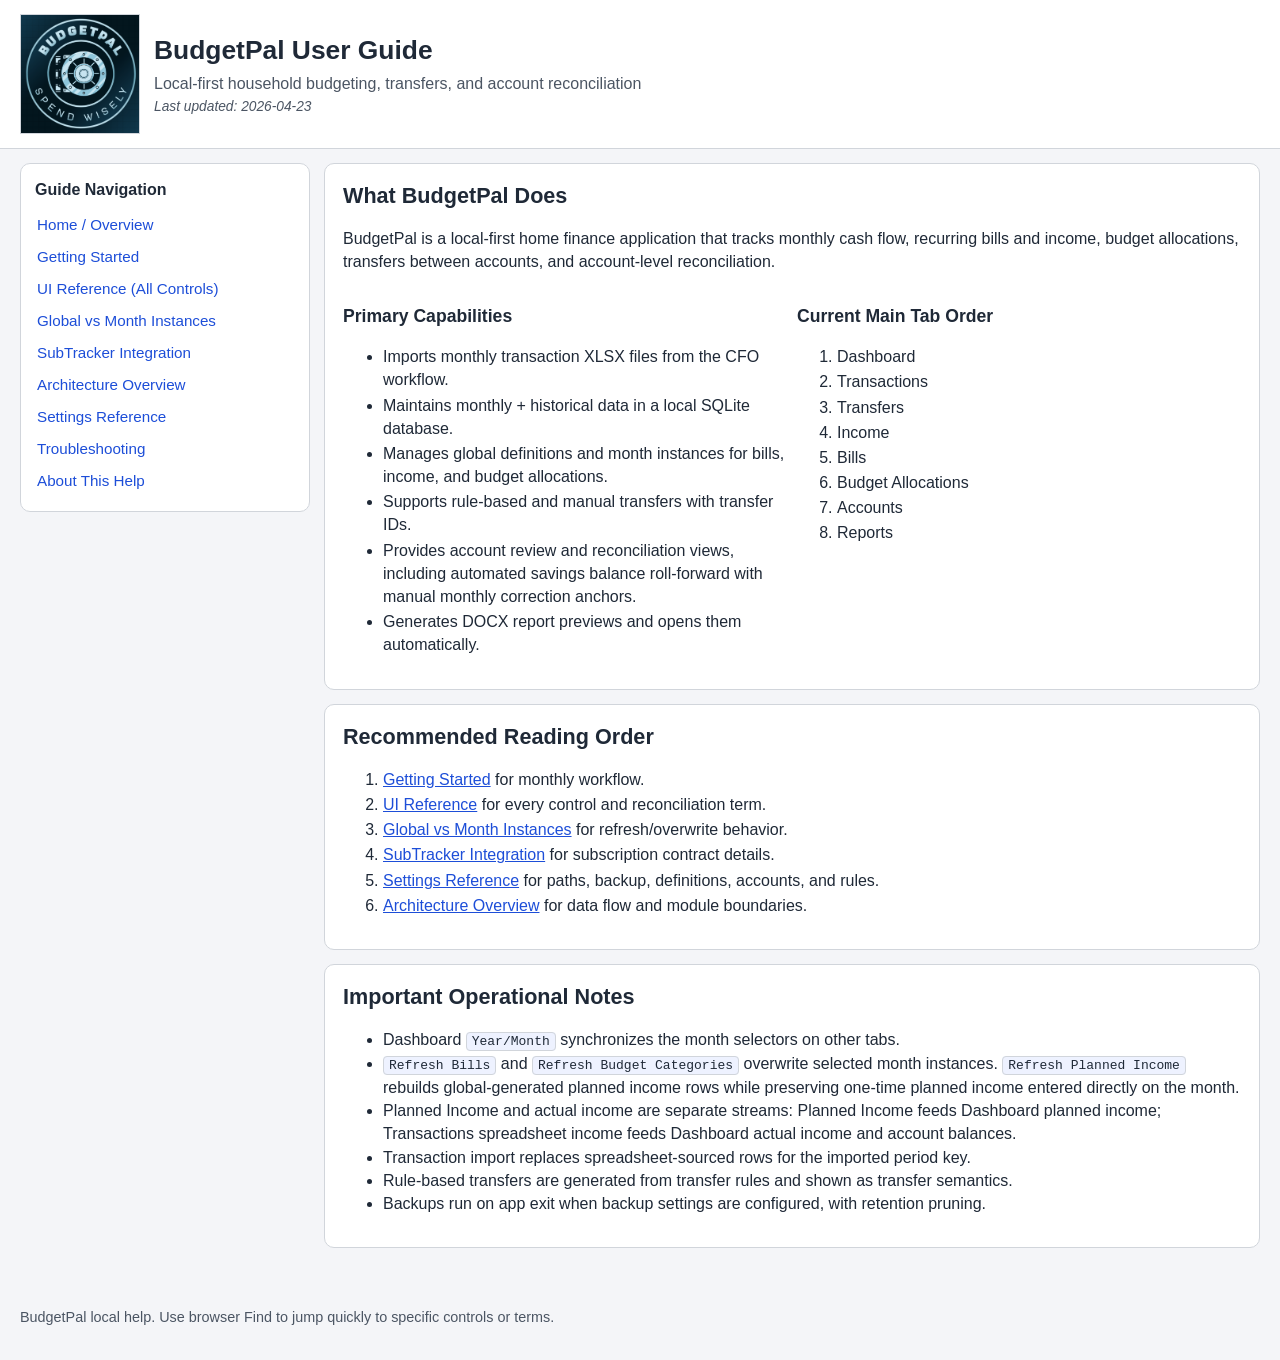
<file: help/index.html>
<!doctype html>
<html lang="en">
<head>
  <meta charset="utf-8">
  <meta name="viewport" content="width=device-width, initial-scale=1">
  <title>BudgetPal User Guide</title>
  <link rel="stylesheet" href="css/help.css">
</head>
<body>
  <header class="site-header">
    <div class="brand-row">
      <img src="assets/BudgetPal_Logo_Lg.png" alt="BudgetPal logo" class="brand-logo">
      <div class="brand-text">
        <h1>BudgetPal User Guide</h1>
        <p>Local-first household budgeting, transfers, and account reconciliation</p>
        <p class="last-updated">Last updated: 2026-04-23</p>
      </div>
    </div>
  </header>

  <div class="layout">
    <aside class="sidebar">
      <h2>Guide Navigation</h2>
      <nav>
        <a href="index.html">Home / Overview</a>
        <a href="getting_started.html">Getting Started</a>
        <a href="ui_reference.html">UI Reference (All Controls)</a>
        <a href="global_month_model.html">Global vs Month Instances</a>
        <a href="subtracker_integration.html">SubTracker Integration</a>
        <a href="architecture.html">Architecture Overview</a>
        <a href="settings_reference.html">Settings Reference</a>
        <a href="troubleshooting.html">Troubleshooting</a>
        <a href="about_help.html">About This Help</a>
      </nav>
    </aside>

    <main class="content">
      <section class="card">
        <h2>What BudgetPal Does</h2>
        <p>
          BudgetPal is a local-first home finance application that tracks monthly cash flow,
          recurring bills and income, budget allocations, transfers between accounts,
          and account-level reconciliation.
        </p>
        <div class="grid-2">
          <div>
            <h3>Primary Capabilities</h3>
            <ul class="tight">
              <li>Imports monthly transaction XLSX files from the CFO workflow.</li>
              <li>Maintains monthly + historical data in a local SQLite database.</li>
              <li>Manages global definitions and month instances for bills, income, and budget allocations.</li>
              <li>Supports rule-based and manual transfers with transfer IDs.</li>
              <li>Provides account review and reconciliation views, including automated savings balance roll-forward with manual monthly correction anchors.</li>
              <li>Generates DOCX report previews and opens them automatically.</li>
            </ul>
          </div>
          <div>
            <h3>Current Main Tab Order</h3>
            <ol class="tight">
              <li>Dashboard</li>
              <li>Transactions</li>
              <li>Transfers</li>
              <li>Income</li>
              <li>Bills</li>
              <li>Budget Allocations</li>
              <li>Accounts</li>
              <li>Reports</li>
            </ol>
          </div>
        </div>
      </section>

      <section class="card">
        <h2>Recommended Reading Order</h2>
        <ol class="tight">
          <li><a href="getting_started.html">Getting Started</a> for monthly workflow.</li>
          <li><a href="ui_reference.html">UI Reference</a> for every control and reconciliation term.</li>
          <li><a href="global_month_model.html">Global vs Month Instances</a> for refresh/overwrite behavior.</li>
          <li><a href="subtracker_integration.html">SubTracker Integration</a> for subscription contract details.</li>
          <li><a href="settings_reference.html">Settings Reference</a> for paths, backup, definitions, accounts, and rules.</li>
          <li><a href="architecture.html">Architecture Overview</a> for data flow and module boundaries.</li>
        </ol>
      </section>

      <section class="card">
        <h2>Important Operational Notes</h2>
        <ul>
          <li>Dashboard <code>Year/Month</code> synchronizes the month selectors on other tabs.</li>
          <li><code>Refresh Bills</code> and <code>Refresh Budget Categories</code> overwrite selected month instances. <code>Refresh Planned Income</code> rebuilds global-generated planned income rows while preserving one-time planned income entered directly on the month.</li>
          <li>Planned Income and actual income are separate streams: Planned Income feeds Dashboard planned income; Transactions spreadsheet income feeds Dashboard actual income and account balances.</li>
          <li>Transaction import replaces spreadsheet-sourced rows for the imported period key.</li>
          <li>Rule-based transfers are generated from transfer rules and shown as transfer semantics.</li>
          <li>Backups run on app exit when backup settings are configured, with retention pruning.</li>
        </ul>
      </section>
    </main>
  </div>

  <footer>
    <p>BudgetPal local help. Use browser Find to jump quickly to specific controls or terms.</p>
  </footer>
</body>
</html>
</file>
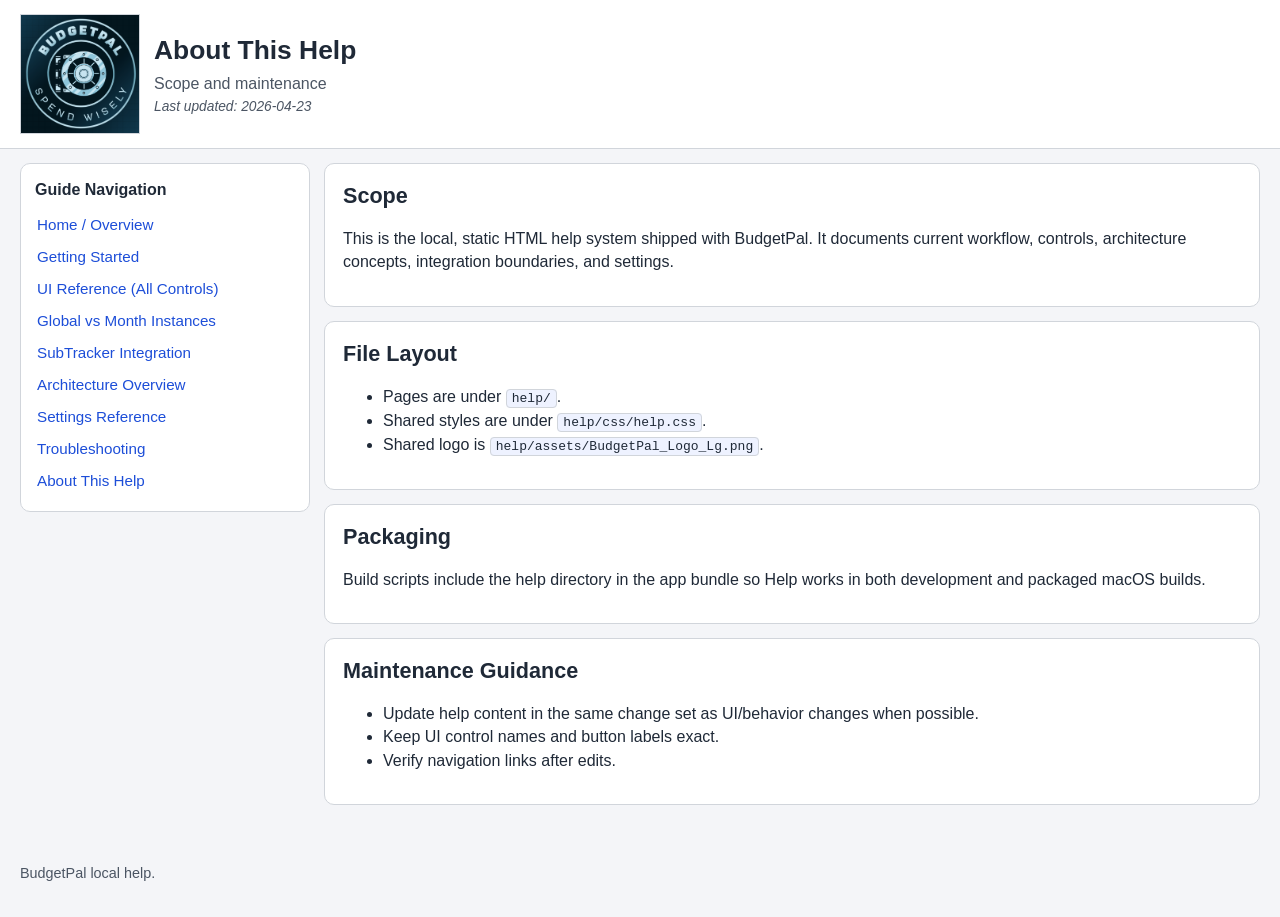
<file: help/about_help.html>
<!doctype html>
<html lang="en">
<head>
  <meta charset="utf-8">
  <meta name="viewport" content="width=device-width, initial-scale=1">
  <title>About This Help - BudgetPal</title>
  <link rel="stylesheet" href="css/help.css">
</head>
<body>
  <header class="site-header"><div class="brand-row"><img src="assets/BudgetPal_Logo_Lg.png" alt="BudgetPal logo" class="brand-logo"><div class="brand-text"><h1>About This Help</h1><p>Scope and maintenance</p>
        <p class="last-updated">Last updated: 2026-04-23</p></div></div></header>
  <div class="layout">
    <aside class="sidebar"><h2>Guide Navigation</h2>

  <nav>
    <a href="index.html">Home / Overview</a>
    <a href="getting_started.html">Getting Started</a>
    <a href="ui_reference.html">UI Reference (All Controls)</a>
    <a href="global_month_model.html">Global vs Month Instances</a>
    <a href="subtracker_integration.html">SubTracker Integration</a>
    <a href="architecture.html">Architecture Overview</a>
    <a href="settings_reference.html">Settings Reference</a>
    <a href="troubleshooting.html">Troubleshooting</a>
    <a href="about_help.html">About This Help</a>
  </nav>
    </aside>
    <main class="content">
      <section class="card">
        <h2>Scope</h2>
        <p>
          This is the local, static HTML help system shipped with BudgetPal. It documents current workflow,
          controls, architecture concepts, integration boundaries, and settings.
        </p>
      </section>

      <section class="card">
        <h2>File Layout</h2>
        <ul>
          <li>Pages are under <code>help/</code>.</li>
          <li>Shared styles are under <code>help/css/help.css</code>.</li>
          <li>Shared logo is <code>help/assets/BudgetPal_Logo_Lg.png</code>.</li>
        </ul>
      </section>

      <section class="card">
        <h2>Packaging</h2>
        <p>
          Build scripts include the help directory in the app bundle so Help works in both development and packaged macOS builds.
        </p>
      </section>

      <section class="card">
        <h2>Maintenance Guidance</h2>
        <ul>
          <li>Update help content in the same change set as UI/behavior changes when possible.</li>
          <li>Keep UI control names and button labels exact.</li>
          <li>Verify navigation links after edits.</li>
        </ul>
      </section>
    </main>
  </div>
  <footer><p>BudgetPal local help.</p></footer>
</body>
</html>
</file>
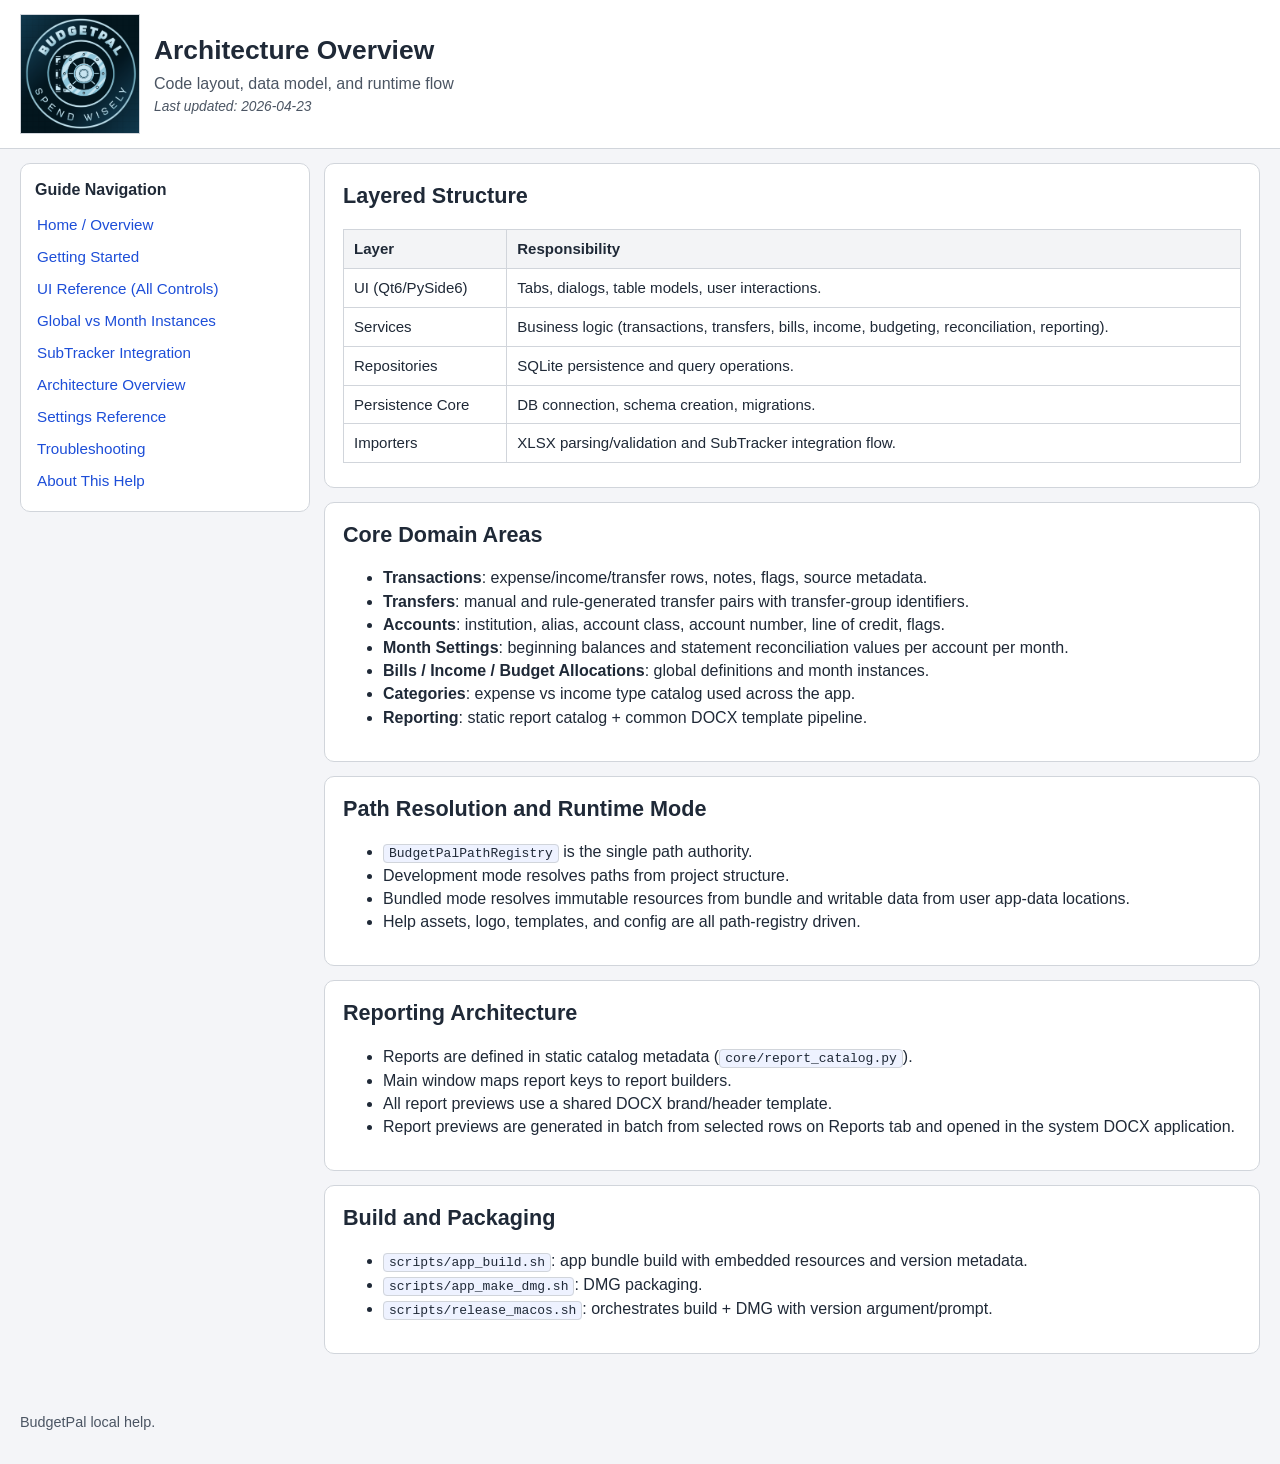
<file: help/architecture.html>
<!doctype html>
<html lang="en">
<head>
  <meta charset="utf-8">
  <meta name="viewport" content="width=device-width, initial-scale=1">
  <title>Architecture - BudgetPal</title>
  <link rel="stylesheet" href="css/help.css">
</head>
<body>
  <header class="site-header"><div class="brand-row"><img src="assets/BudgetPal_Logo_Lg.png" alt="BudgetPal logo" class="brand-logo"><div class="brand-text"><h1>Architecture Overview</h1><p>Code layout, data model, and runtime flow</p>
        <p class="last-updated">Last updated: 2026-04-23</p></div></div></header>
  <div class="layout">
    <aside class="sidebar"><h2>Guide Navigation</h2>
      <nav>
        <a href="index.html">Home / Overview</a>
        <a href="getting_started.html">Getting Started</a>
        <a href="ui_reference.html">UI Reference (All Controls)</a>
        <a href="global_month_model.html">Global vs Month Instances</a>
        <a href="subtracker_integration.html">SubTracker Integration</a>
        <a href="architecture.html">Architecture Overview</a>
        <a href="settings_reference.html">Settings Reference</a>
        <a href="troubleshooting.html">Troubleshooting</a>
        <a href="about_help.html">About This Help</a>
      </nav>
    </aside>

    <main class="content">
      <section class="card">
        <h2>Layered Structure</h2>
        <div class="table-wrap"><table><thead><tr><th>Layer</th><th>Responsibility</th></tr></thead><tbody>
          <tr><td>UI (Qt6/PySide6)</td><td>Tabs, dialogs, table models, user interactions.</td></tr>
          <tr><td>Services</td><td>Business logic (transactions, transfers, bills, income, budgeting, reconciliation, reporting).</td></tr>
          <tr><td>Repositories</td><td>SQLite persistence and query operations.</td></tr>
          <tr><td>Persistence Core</td><td>DB connection, schema creation, migrations.</td></tr>
          <tr><td>Importers</td><td>XLSX parsing/validation and SubTracker integration flow.</td></tr>
        </tbody></table></div>
      </section>

      <section class="card">
        <h2>Core Domain Areas</h2>
        <ul>
          <li><strong>Transactions</strong>: expense/income/transfer rows, notes, flags, source metadata.</li>
          <li><strong>Transfers</strong>: manual and rule-generated transfer pairs with transfer-group identifiers.</li>
          <li><strong>Accounts</strong>: institution, alias, account class, account number, line of credit, flags.</li>
          <li><strong>Month Settings</strong>: beginning balances and statement reconciliation values per account per month.</li>
          <li><strong>Bills / Income / Budget Allocations</strong>: global definitions and month instances.</li>
          <li><strong>Categories</strong>: expense vs income type catalog used across the app.</li>
          <li><strong>Reporting</strong>: static report catalog + common DOCX template pipeline.</li>
        </ul>
      </section>

      <section class="card">
        <h2>Path Resolution and Runtime Mode</h2>
        <ul>
          <li><code>BudgetPalPathRegistry</code> is the single path authority.</li>
          <li>Development mode resolves paths from project structure.</li>
          <li>Bundled mode resolves immutable resources from bundle and writable data from user app-data locations.</li>
          <li>Help assets, logo, templates, and config are all path-registry driven.</li>
        </ul>
      </section>

      <section class="card">
        <h2>Reporting Architecture</h2>
        <ul>
          <li>Reports are defined in static catalog metadata (<code>core/report_catalog.py</code>).</li>
          <li>Main window maps report keys to report builders.</li>
          <li>All report previews use a shared DOCX brand/header template.</li>
          <li>Report previews are generated in batch from selected rows on Reports tab and opened in the system DOCX application.</li>
        </ul>
      </section>

      <section class="card">
        <h2>Build and Packaging</h2>
        <ul>
          <li><code>scripts/app_build.sh</code>: app bundle build with embedded resources and version metadata.</li>
          <li><code>scripts/app_make_dmg.sh</code>: DMG packaging.</li>
          <li><code>scripts/release_macos.sh</code>: orchestrates build + DMG with version argument/prompt.</li>
        </ul>
      </section>
    </main>
  </div>
  <footer><p>BudgetPal local help.</p></footer>
</body>
</html>
</file>
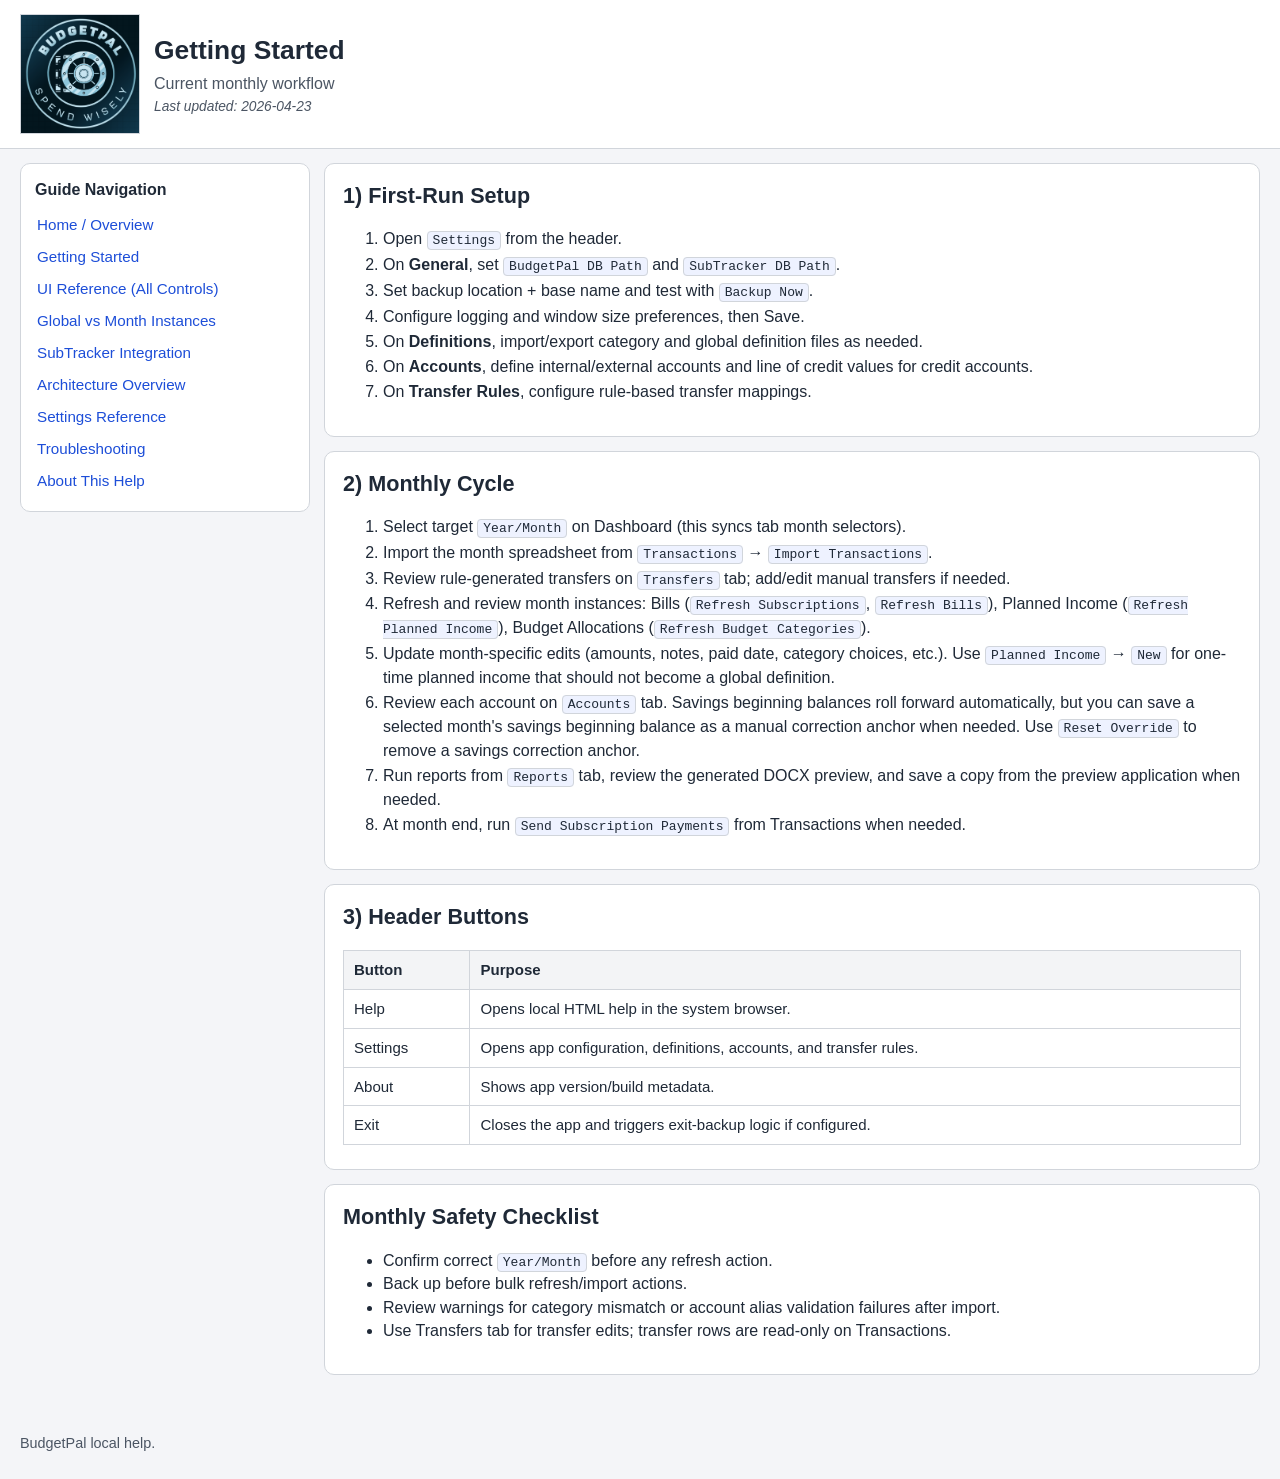
<file: help/getting_started.html>
<!doctype html>
<html lang="en">
<head>
  <meta charset="utf-8">
  <meta name="viewport" content="width=device-width, initial-scale=1">
  <title>Getting Started - BudgetPal</title>
  <link rel="stylesheet" href="css/help.css">
</head>
<body>
  <header class="site-header"><div class="brand-row"><img src="assets/BudgetPal_Logo_Lg.png" alt="BudgetPal logo" class="brand-logo"><div class="brand-text"><h1>Getting Started</h1><p>Current monthly workflow</p>
        <p class="last-updated">Last updated: 2026-04-23</p></div></div></header>
  <div class="layout">
    <aside class="sidebar"><h2>Guide Navigation</h2>
      <nav>
        <a href="index.html">Home / Overview</a>
        <a href="getting_started.html">Getting Started</a>
        <a href="ui_reference.html">UI Reference (All Controls)</a>
        <a href="global_month_model.html">Global vs Month Instances</a>
        <a href="subtracker_integration.html">SubTracker Integration</a>
        <a href="architecture.html">Architecture Overview</a>
        <a href="settings_reference.html">Settings Reference</a>
        <a href="troubleshooting.html">Troubleshooting</a>
        <a href="about_help.html">About This Help</a>
      </nav>
    </aside>

    <main class="content">
      <section class="card">
        <h2>1) First-Run Setup</h2>
        <ol class="tight">
          <li>Open <code>Settings</code> from the header.</li>
          <li>On <strong>General</strong>, set <code>BudgetPal DB Path</code> and <code>SubTracker DB Path</code>.</li>
          <li>Set backup location + base name and test with <code>Backup Now</code>.</li>
          <li>Configure logging and window size preferences, then Save.</li>
          <li>On <strong>Definitions</strong>, import/export category and global definition files as needed.</li>
          <li>On <strong>Accounts</strong>, define internal/external accounts and line of credit values for credit accounts.</li>
          <li>On <strong>Transfer Rules</strong>, configure rule-based transfer mappings.</li>
        </ol>
      </section>

      <section class="card">
        <h2>2) Monthly Cycle</h2>
        <ol class="tight">
          <li>Select target <code>Year/Month</code> on Dashboard (this syncs tab month selectors).</li>
          <li>Import the month spreadsheet from <code>Transactions</code> → <code>Import Transactions</code>.</li>
          <li>Review rule-generated transfers on <code>Transfers</code> tab; add/edit manual transfers if needed.</li>
          <li>Refresh and review month instances:
            Bills (<code>Refresh Subscriptions</code>, <code>Refresh Bills</code>),
            Planned Income (<code>Refresh Planned Income</code>),
            Budget Allocations (<code>Refresh Budget Categories</code>).</li>
          <li>Update month-specific edits (amounts, notes, paid date, category choices, etc.). Use <code>Planned Income</code> → <code>New</code> for one-time planned income that should not become a global definition.</li>
          <li>Review each account on <code>Accounts</code> tab. Savings beginning balances roll forward automatically, but you can save a selected month's savings beginning balance as a manual correction anchor when needed. Use <code>Reset Override</code> to remove a savings correction anchor.</li>
          <li>Run reports from <code>Reports</code> tab, review the generated DOCX preview, and save a copy from the preview application when needed.</li>
          <li>At month end, run <code>Send Subscription Payments</code> from Transactions when needed.</li>
        </ol>
      </section>

      <section class="card">
        <h2>3) Header Buttons</h2>
        <div class="table-wrap">
          <table>
            <thead><tr><th>Button</th><th>Purpose</th></tr></thead>
            <tbody>
              <tr><td>Help</td><td>Opens local HTML help in the system browser.</td></tr>
              <tr><td>Settings</td><td>Opens app configuration, definitions, accounts, and transfer rules.</td></tr>
              <tr><td>About</td><td>Shows app version/build metadata.</td></tr>
              <tr><td>Exit</td><td>Closes the app and triggers exit-backup logic if configured.</td></tr>
            </tbody>
          </table>
        </div>
      </section>

      <section class="card">
        <h2>Monthly Safety Checklist</h2>
        <ul>
          <li>Confirm correct <code>Year/Month</code> before any refresh action.</li>
          <li>Back up before bulk refresh/import actions.</li>
          <li>Review warnings for category mismatch or account alias validation failures after import.</li>
          <li>Use Transfers tab for transfer edits; transfer rows are read-only on Transactions.</li>
        </ul>
      </section>
    </main>
  </div>
  <footer><p>BudgetPal local help.</p></footer>
</body>
</html>
</file>
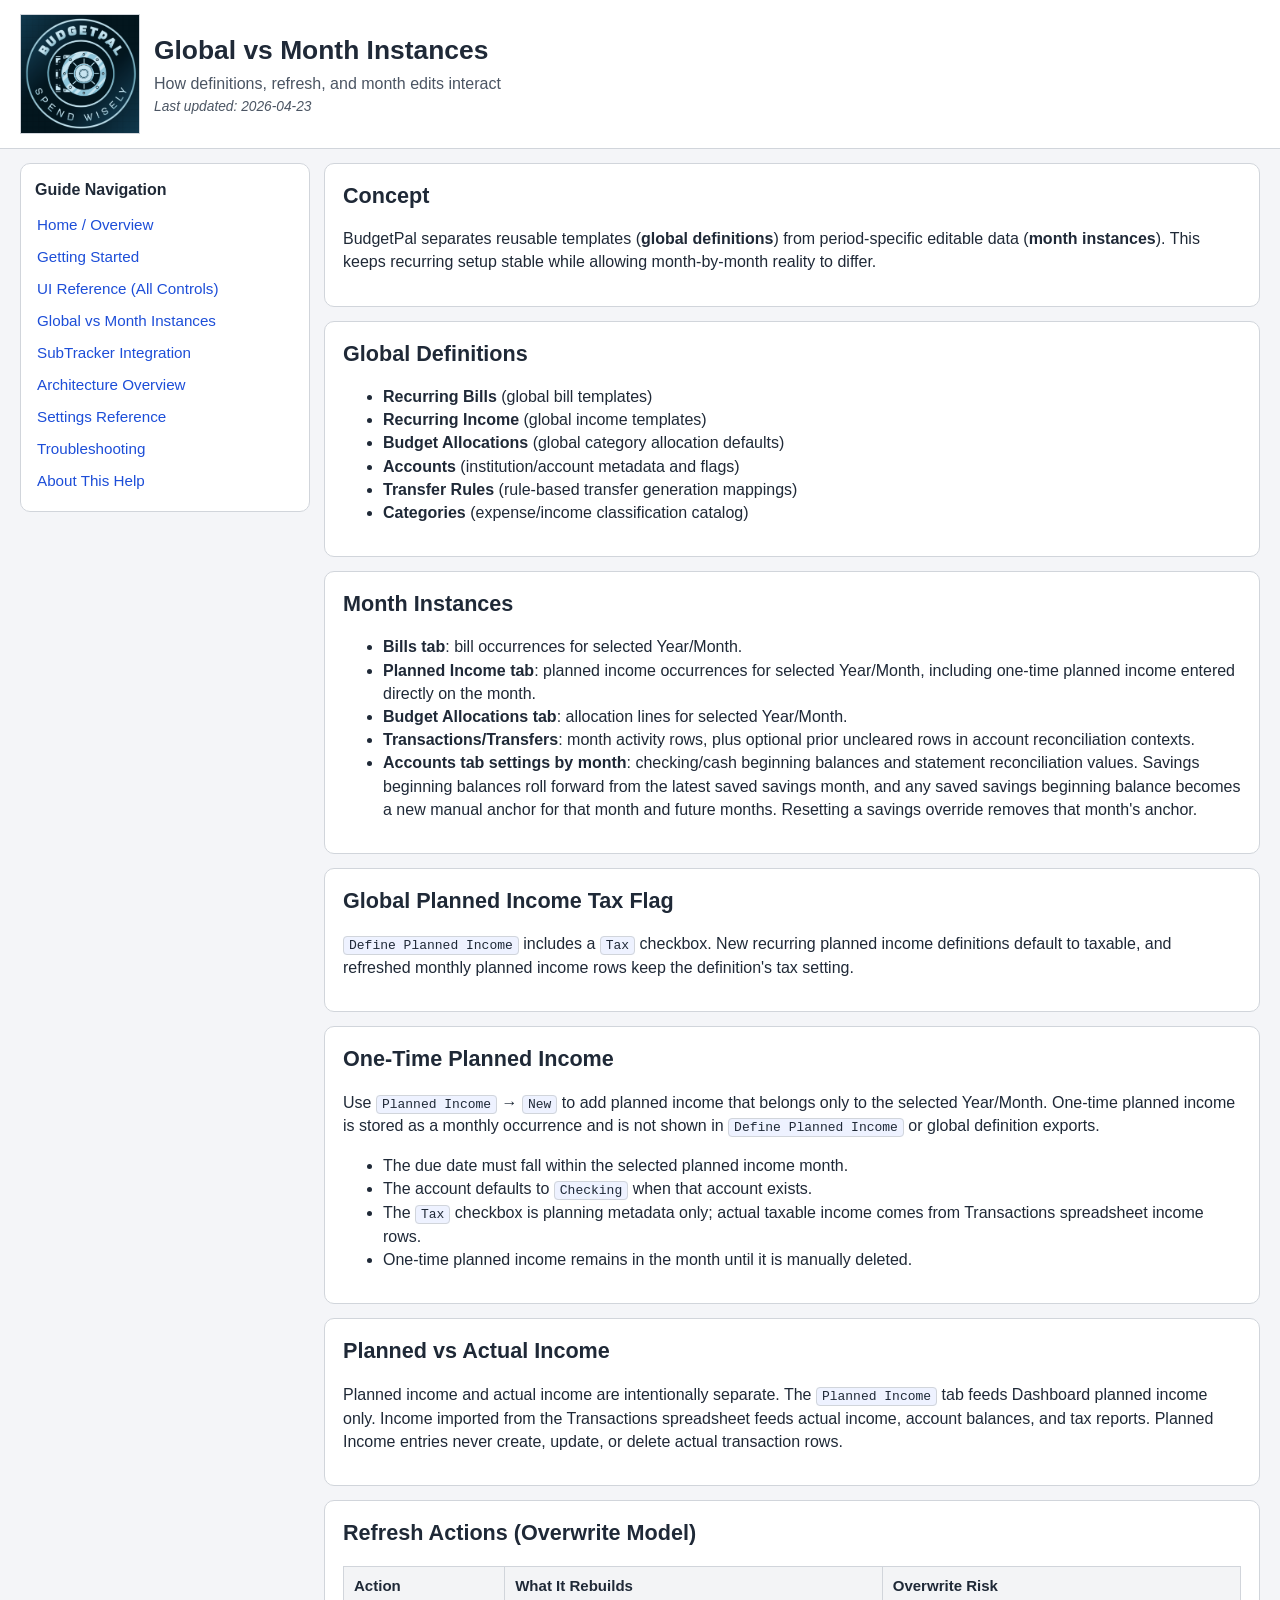
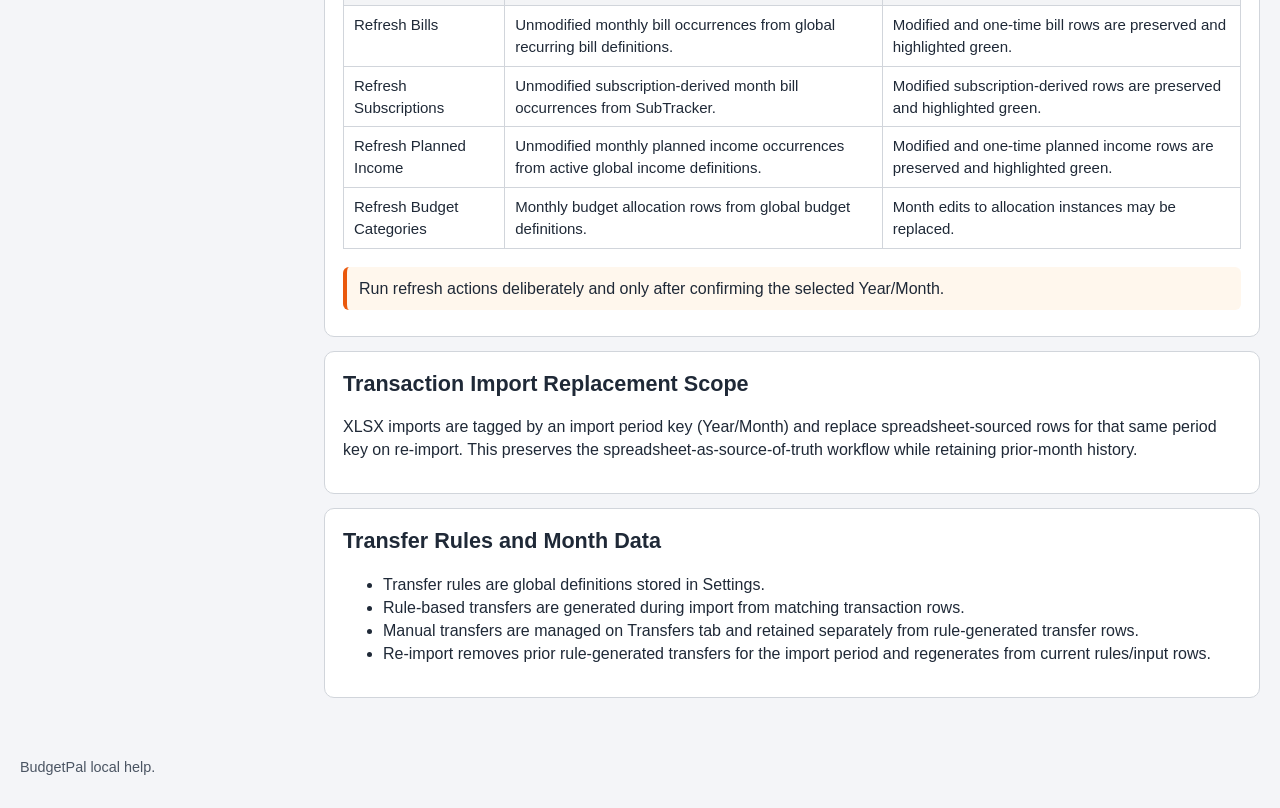
<file: help/global_month_model.html>
<!doctype html>
<html lang="en">
<head>
  <meta charset="utf-8">
  <meta name="viewport" content="width=device-width, initial-scale=1">
  <title>Global vs Month Instances - BudgetPal</title>
  <link rel="stylesheet" href="css/help.css">
</head>
<body>
  <header class="site-header"><div class="brand-row"><img src="assets/BudgetPal_Logo_Lg.png" alt="BudgetPal logo" class="brand-logo"><div class="brand-text"><h1>Global vs Month Instances</h1><p>How definitions, refresh, and month edits interact</p>
        <p class="last-updated">Last updated: 2026-04-23</p></div></div></header>
  <div class="layout">
    <aside class="sidebar"><h2>Guide Navigation</h2>
      <nav>
        <a href="index.html">Home / Overview</a>
        <a href="getting_started.html">Getting Started</a>
        <a href="ui_reference.html">UI Reference (All Controls)</a>
        <a href="global_month_model.html">Global vs Month Instances</a>
        <a href="subtracker_integration.html">SubTracker Integration</a>
        <a href="architecture.html">Architecture Overview</a>
        <a href="settings_reference.html">Settings Reference</a>
        <a href="troubleshooting.html">Troubleshooting</a>
        <a href="about_help.html">About This Help</a>
      </nav>
    </aside>

    <main class="content">
      <section class="card">
        <h2>Concept</h2>
        <p>
          BudgetPal separates reusable templates (<strong>global definitions</strong>) from period-specific
          editable data (<strong>month instances</strong>). This keeps recurring setup stable while allowing
          month-by-month reality to differ.
        </p>
      </section>

      <section class="card">
        <h2>Global Definitions</h2>
        <ul>
          <li><strong>Recurring Bills</strong> (global bill templates)</li>
          <li><strong>Recurring Income</strong> (global income templates)</li>
          <li><strong>Budget Allocations</strong> (global category allocation defaults)</li>
          <li><strong>Accounts</strong> (institution/account metadata and flags)</li>
          <li><strong>Transfer Rules</strong> (rule-based transfer generation mappings)</li>
          <li><strong>Categories</strong> (expense/income classification catalog)</li>
        </ul>
      </section>

      <section class="card">
        <h2>Month Instances</h2>
        <ul>
          <li><strong>Bills tab</strong>: bill occurrences for selected Year/Month.</li>
          <li><strong>Planned Income tab</strong>: planned income occurrences for selected Year/Month, including one-time planned income entered directly on the month.</li>
          <li><strong>Budget Allocations tab</strong>: allocation lines for selected Year/Month.</li>
          <li><strong>Transactions/Transfers</strong>: month activity rows, plus optional prior uncleared rows in account reconciliation contexts.</li>
          <li><strong>Accounts tab settings by month</strong>: checking/cash beginning balances and statement reconciliation values. Savings beginning balances roll forward from the latest saved savings month, and any saved savings beginning balance becomes a new manual anchor for that month and future months. Resetting a savings override removes that month's anchor.</li>
        </ul>
      </section>

      <section class="card">
        <h2>Global Planned Income Tax Flag</h2>
        <p>
          <code>Define Planned Income</code> includes a <code>Tax</code> checkbox. New recurring planned
          income definitions default to taxable, and refreshed monthly planned income rows keep the
          definition's tax setting.
        </p>
      </section>

      <section class="card">
        <h2>One-Time Planned Income</h2>
        <p>
          Use <code>Planned Income</code> → <code>New</code> to add planned income that belongs only to the selected
          Year/Month. One-time planned income is stored as a monthly occurrence and is not shown in
          <code>Define Planned Income</code> or global definition exports.
        </p>
        <ul>
          <li>The due date must fall within the selected planned income month.</li>
          <li>The account defaults to <code>Checking</code> when that account exists.</li>
          <li>The <code>Tax</code> checkbox is planning metadata only; actual taxable income comes from Transactions spreadsheet income rows.</li>
          <li>One-time planned income remains in the month until it is manually deleted.</li>
        </ul>
      </section>

      <section class="card">
        <h2>Planned vs Actual Income</h2>
        <p>
          Planned income and actual income are intentionally separate. The <code>Planned Income</code>
          tab feeds Dashboard planned income only. Income imported from the Transactions spreadsheet
          feeds actual income, account balances, and tax reports. Planned Income entries never create,
          update, or delete actual transaction rows.
        </p>
      </section>

      <section class="card">
        <h2>Refresh Actions (Overwrite Model)</h2>
        <div class="table-wrap"><table><thead><tr><th>Action</th><th>What It Rebuilds</th><th>Overwrite Risk</th></tr></thead><tbody>
          <tr><td>Refresh Bills</td><td>Unmodified monthly bill occurrences from global recurring bill definitions.</td><td>Modified and one-time bill rows are preserved and highlighted green.</td></tr>
          <tr><td>Refresh Subscriptions</td><td>Unmodified subscription-derived month bill occurrences from SubTracker.</td><td>Modified subscription-derived rows are preserved and highlighted green.</td></tr>
          <tr><td>Refresh Planned Income</td><td>Unmodified monthly planned income occurrences from active global income definitions.</td><td>Modified and one-time planned income rows are preserved and highlighted green.</td></tr>
          <tr><td>Refresh Budget Categories</td><td>Monthly budget allocation rows from global budget definitions.</td><td>Month edits to allocation instances may be replaced.</td></tr>
        </tbody></table></div>
        <p class="note">Run refresh actions deliberately and only after confirming the selected Year/Month.</p>
      </section>

      <section class="card">
        <h2>Transaction Import Replacement Scope</h2>
        <p>
          XLSX imports are tagged by an import period key (Year/Month) and replace spreadsheet-sourced rows
          for that same period key on re-import. This preserves the spreadsheet-as-source-of-truth workflow
          while retaining prior-month history.
        </p>
      </section>

      <section class="card">
        <h2>Transfer Rules and Month Data</h2>
        <ul>
          <li>Transfer rules are global definitions stored in Settings.</li>
          <li>Rule-based transfers are generated during import from matching transaction rows.</li>
          <li>Manual transfers are managed on Transfers tab and retained separately from rule-generated transfer rows.</li>
          <li>Re-import removes prior rule-generated transfers for the import period and regenerates from current rules/input rows.</li>
        </ul>
      </section>
    </main>
  </div>
  <footer><p>BudgetPal local help.</p></footer>
</body>
</html>
</file>
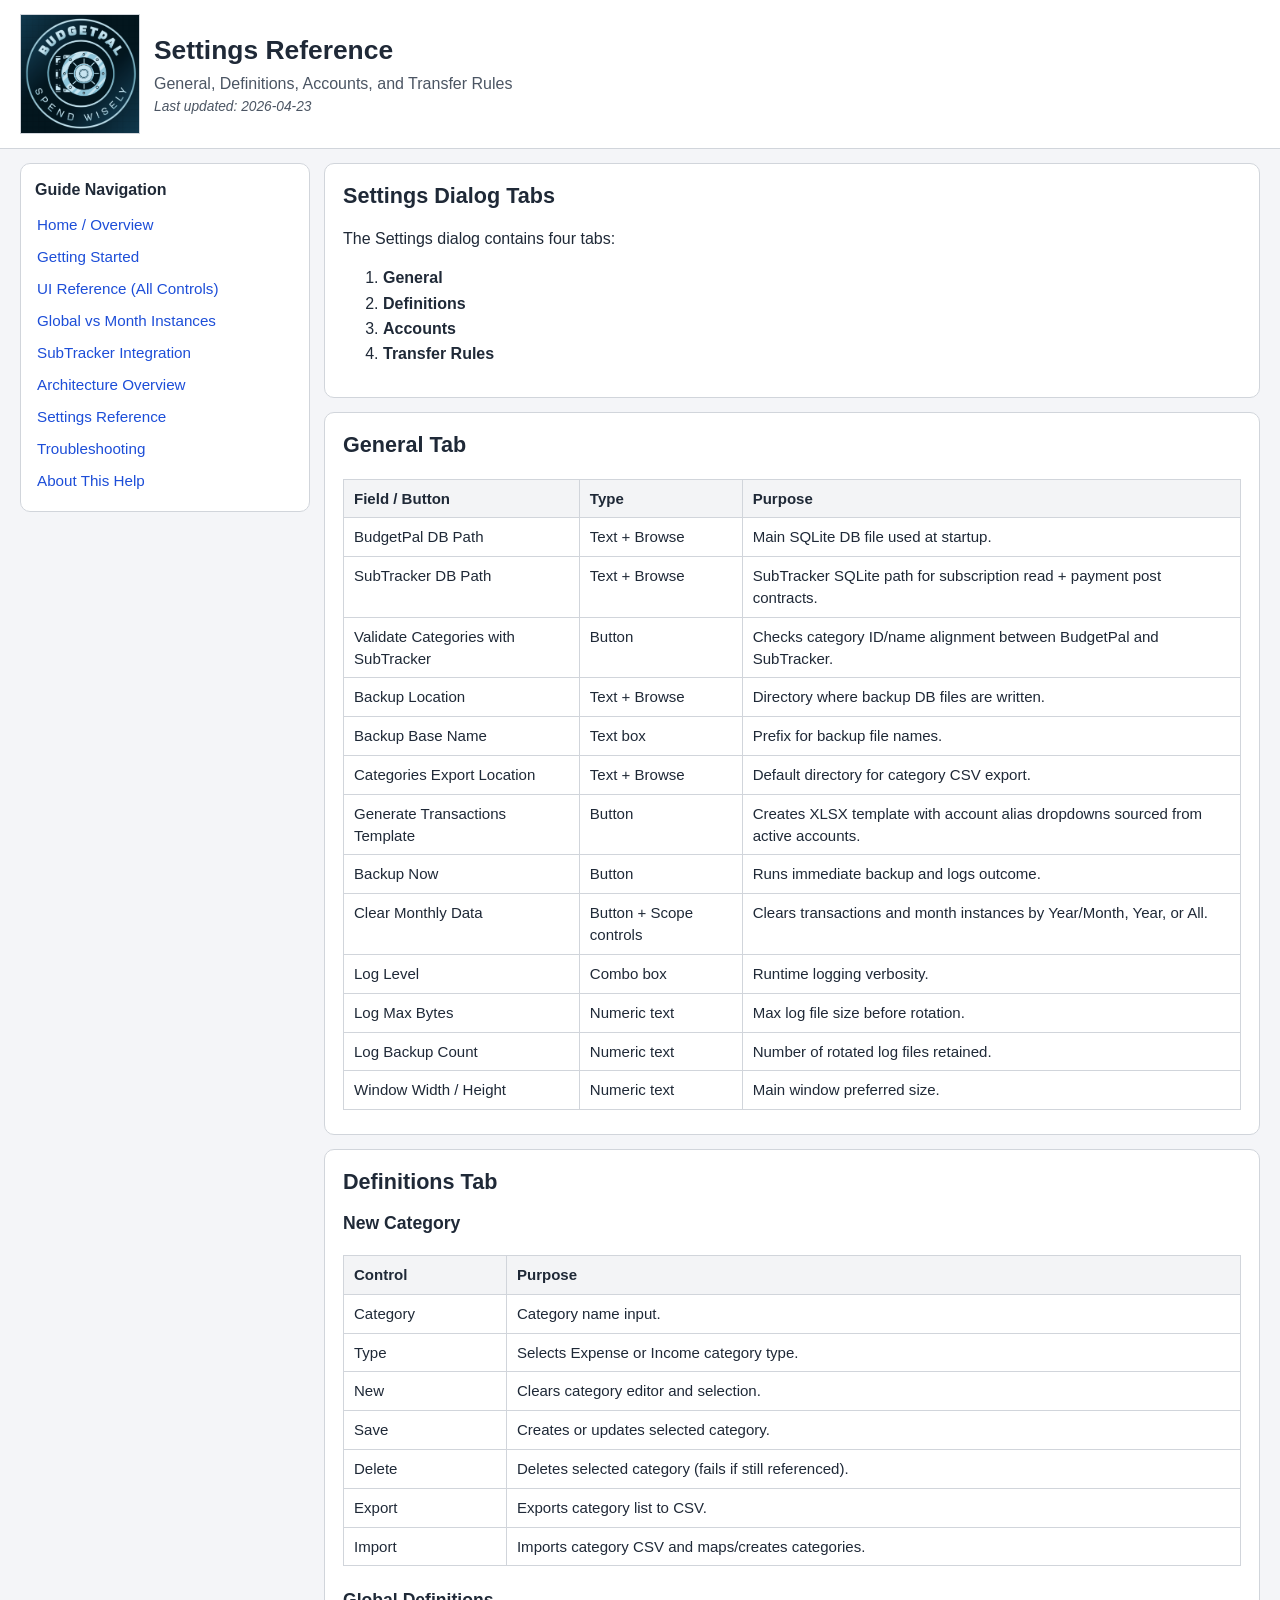
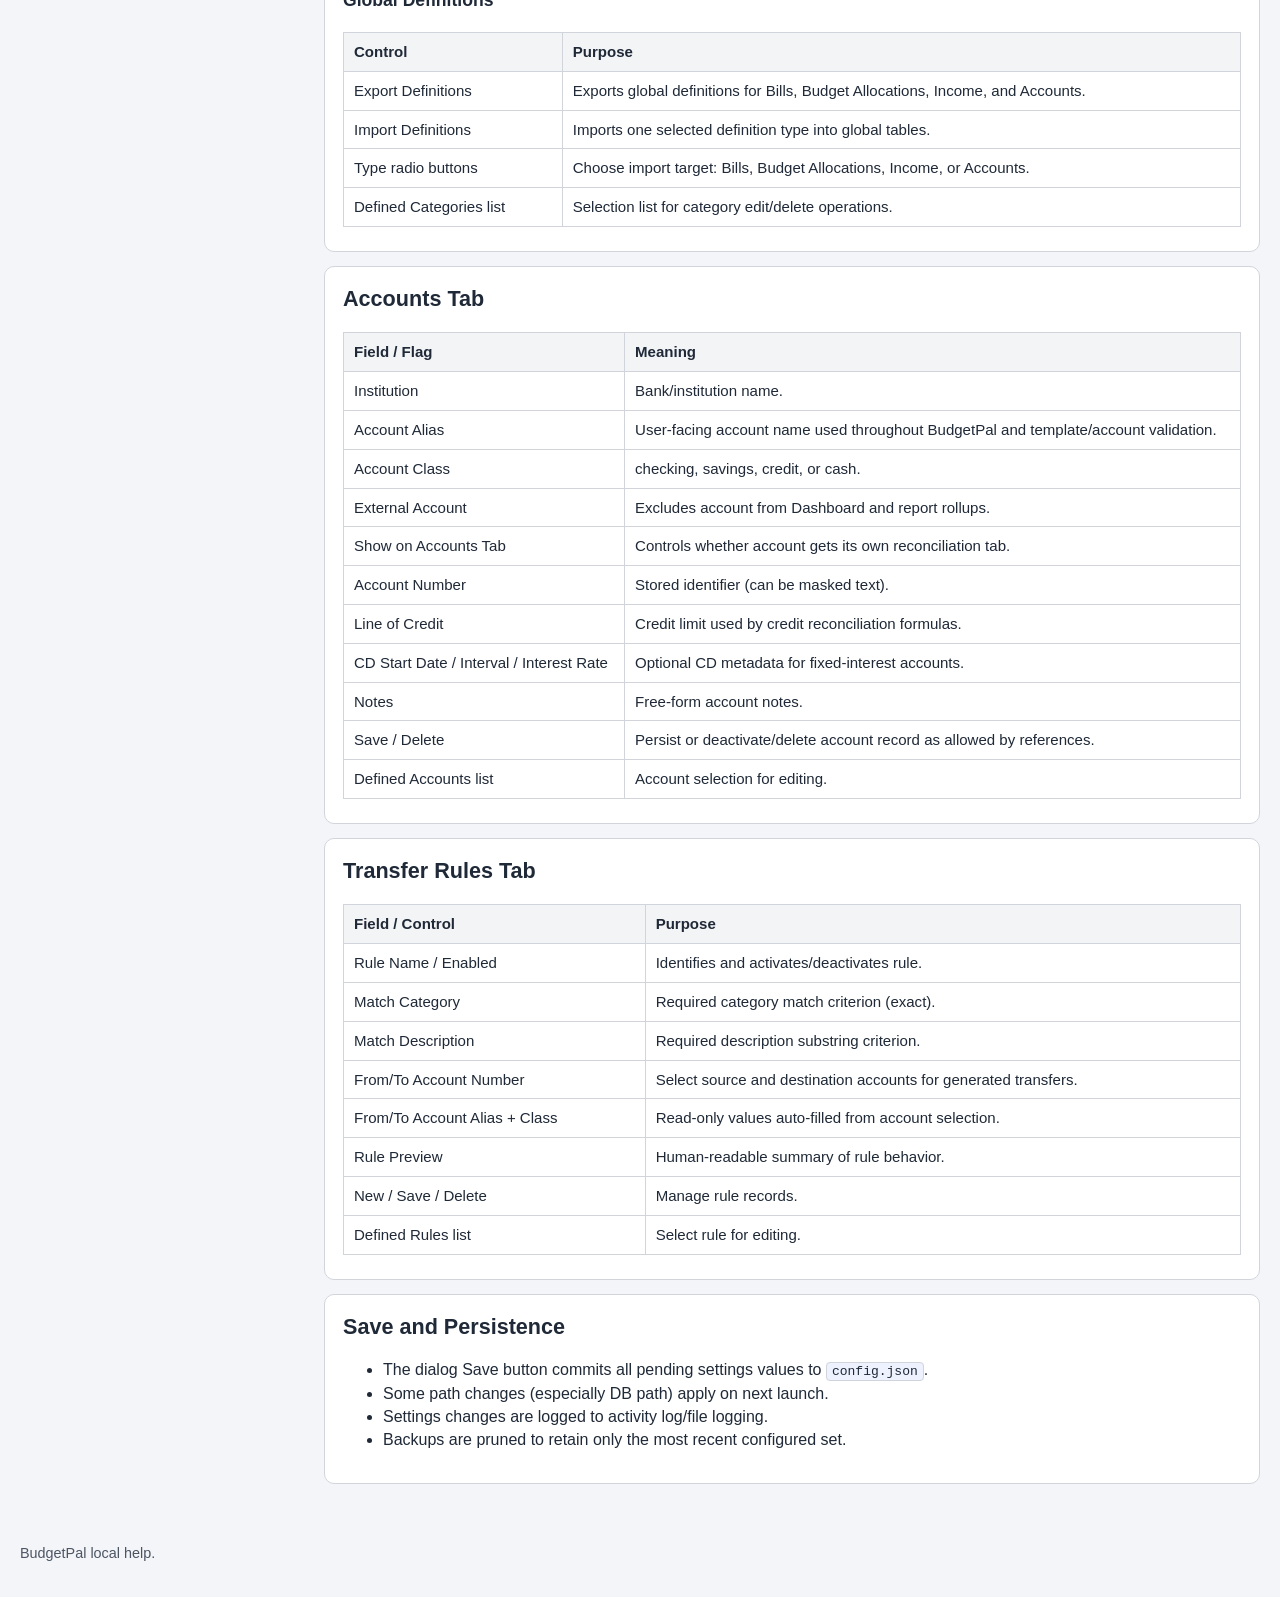
<file: help/settings_reference.html>
<!doctype html>
<html lang="en">
<head>
  <meta charset="utf-8">
  <meta name="viewport" content="width=device-width, initial-scale=1">
  <title>Settings Reference - BudgetPal</title>
  <link rel="stylesheet" href="css/help.css">
</head>
<body>
  <header class="site-header"><div class="brand-row"><img src="assets/BudgetPal_Logo_Lg.png" alt="BudgetPal logo" class="brand-logo"><div class="brand-text"><h1>Settings Reference</h1><p>General, Definitions, Accounts, and Transfer Rules</p>
        <p class="last-updated">Last updated: 2026-04-23</p></div></div></header>
  <div class="layout">
    <aside class="sidebar"><h2>Guide Navigation</h2>
      <nav>
        <a href="index.html">Home / Overview</a>
        <a href="getting_started.html">Getting Started</a>
        <a href="ui_reference.html">UI Reference (All Controls)</a>
        <a href="global_month_model.html">Global vs Month Instances</a>
        <a href="subtracker_integration.html">SubTracker Integration</a>
        <a href="architecture.html">Architecture Overview</a>
        <a href="settings_reference.html">Settings Reference</a>
        <a href="troubleshooting.html">Troubleshooting</a>
        <a href="about_help.html">About This Help</a>
      </nav>
    </aside>

    <main class="content">
      <section class="card">
        <h2>Settings Dialog Tabs</h2>
        <p>The Settings dialog contains four tabs:</p>
        <ol class="tight">
          <li><strong>General</strong></li>
          <li><strong>Definitions</strong></li>
          <li><strong>Accounts</strong></li>
          <li><strong>Transfer Rules</strong></li>
        </ol>
      </section>

      <section class="card">
        <h2>General Tab</h2>
        <div class="table-wrap"><table><thead><tr><th>Field / Button</th><th>Type</th><th>Purpose</th></tr></thead><tbody>
          <tr><td>BudgetPal DB Path</td><td>Text + Browse</td><td>Main SQLite DB file used at startup.</td></tr>
          <tr><td>SubTracker DB Path</td><td>Text + Browse</td><td>SubTracker SQLite path for subscription read + payment post contracts.</td></tr>
          <tr><td>Validate Categories with SubTracker</td><td>Button</td><td>Checks category ID/name alignment between BudgetPal and SubTracker.</td></tr>
          <tr><td>Backup Location</td><td>Text + Browse</td><td>Directory where backup DB files are written.</td></tr>
          <tr><td>Backup Base Name</td><td>Text box</td><td>Prefix for backup file names.</td></tr>
          <tr><td>Categories Export Location</td><td>Text + Browse</td><td>Default directory for category CSV export.</td></tr>
          <tr><td>Generate Transactions Template</td><td>Button</td><td>Creates XLSX template with account alias dropdowns sourced from active accounts.</td></tr>
          <tr><td>Backup Now</td><td>Button</td><td>Runs immediate backup and logs outcome.</td></tr>
          <tr><td>Clear Monthly Data</td><td>Button + Scope controls</td><td>Clears transactions and month instances by Year/Month, Year, or All.</td></tr>
          <tr><td>Log Level</td><td>Combo box</td><td>Runtime logging verbosity.</td></tr>
          <tr><td>Log Max Bytes</td><td>Numeric text</td><td>Max log file size before rotation.</td></tr>
          <tr><td>Log Backup Count</td><td>Numeric text</td><td>Number of rotated log files retained.</td></tr>
          <tr><td>Window Width / Height</td><td>Numeric text</td><td>Main window preferred size.</td></tr>
        </tbody></table></div>
      </section>

      <section class="card">
        <h2>Definitions Tab</h2>
        <h3>New Category</h3>
        <div class="table-wrap"><table><thead><tr><th>Control</th><th>Purpose</th></tr></thead><tbody>
          <tr><td>Category</td><td>Category name input.</td></tr>
          <tr><td>Type</td><td>Selects Expense or Income category type.</td></tr>
          <tr><td>New</td><td>Clears category editor and selection.</td></tr>
          <tr><td>Save</td><td>Creates or updates selected category.</td></tr>
          <tr><td>Delete</td><td>Deletes selected category (fails if still referenced).</td></tr>
          <tr><td>Export</td><td>Exports category list to CSV.</td></tr>
          <tr><td>Import</td><td>Imports category CSV and maps/creates categories.</td></tr>
        </tbody></table></div>

        <h3>Global Definitions</h3>
        <div class="table-wrap"><table><thead><tr><th>Control</th><th>Purpose</th></tr></thead><tbody>
          <tr><td>Export Definitions</td><td>Exports global definitions for Bills, Budget Allocations, Income, and Accounts.</td></tr>
          <tr><td>Import Definitions</td><td>Imports one selected definition type into global tables.</td></tr>
          <tr><td>Type radio buttons</td><td>Choose import target: Bills, Budget Allocations, Income, or Accounts.</td></tr>
          <tr><td>Defined Categories list</td><td>Selection list for category edit/delete operations.</td></tr>
        </tbody></table></div>
      </section>

      <section class="card">
        <h2>Accounts Tab</h2>
        <div class="table-wrap"><table><thead><tr><th>Field / Flag</th><th>Meaning</th></tr></thead><tbody>
          <tr><td>Institution</td><td>Bank/institution name.</td></tr>
          <tr><td>Account Alias</td><td>User-facing account name used throughout BudgetPal and template/account validation.</td></tr>
          <tr><td>Account Class</td><td>checking, savings, credit, or cash.</td></tr>
          <tr><td>External Account</td><td>Excludes account from Dashboard and report rollups.</td></tr>
          <tr><td>Show on Accounts Tab</td><td>Controls whether account gets its own reconciliation tab.</td></tr>
          <tr><td>Account Number</td><td>Stored identifier (can be masked text).</td></tr>
          <tr><td>Line of Credit</td><td>Credit limit used by credit reconciliation formulas.</td></tr>
          <tr><td>CD Start Date / Interval / Interest Rate</td><td>Optional CD metadata for fixed-interest accounts.</td></tr>
          <tr><td>Notes</td><td>Free-form account notes.</td></tr>
          <tr><td>Save / Delete</td><td>Persist or deactivate/delete account record as allowed by references.</td></tr>
          <tr><td>Defined Accounts list</td><td>Account selection for editing.</td></tr>
        </tbody></table></div>
      </section>

      <section class="card">
        <h2>Transfer Rules Tab</h2>
        <div class="table-wrap"><table><thead><tr><th>Field / Control</th><th>Purpose</th></tr></thead><tbody>
          <tr><td>Rule Name / Enabled</td><td>Identifies and activates/deactivates rule.</td></tr>
          <tr><td>Match Category</td><td>Required category match criterion (exact).</td></tr>
          <tr><td>Match Description</td><td>Required description substring criterion.</td></tr>
          <tr><td>From/To Account Number</td><td>Select source and destination accounts for generated transfers.</td></tr>
          <tr><td>From/To Account Alias + Class</td><td>Read-only values auto-filled from account selection.</td></tr>
          <tr><td>Rule Preview</td><td>Human-readable summary of rule behavior.</td></tr>
          <tr><td>New / Save / Delete</td><td>Manage rule records.</td></tr>
          <tr><td>Defined Rules list</td><td>Select rule for editing.</td></tr>
        </tbody></table></div>
      </section>

      <section class="card">
        <h2>Save and Persistence</h2>
        <ul>
          <li>The dialog Save button commits all pending settings values to <code>config.json</code>.</li>
          <li>Some path changes (especially DB path) apply on next launch.</li>
          <li>Settings changes are logged to activity log/file logging.</li>
          <li>Backups are pruned to retain only the most recent configured set.</li>
        </ul>
      </section>
    </main>
  </div>
  <footer><p>BudgetPal local help.</p></footer>
</body>
</html>
</file>
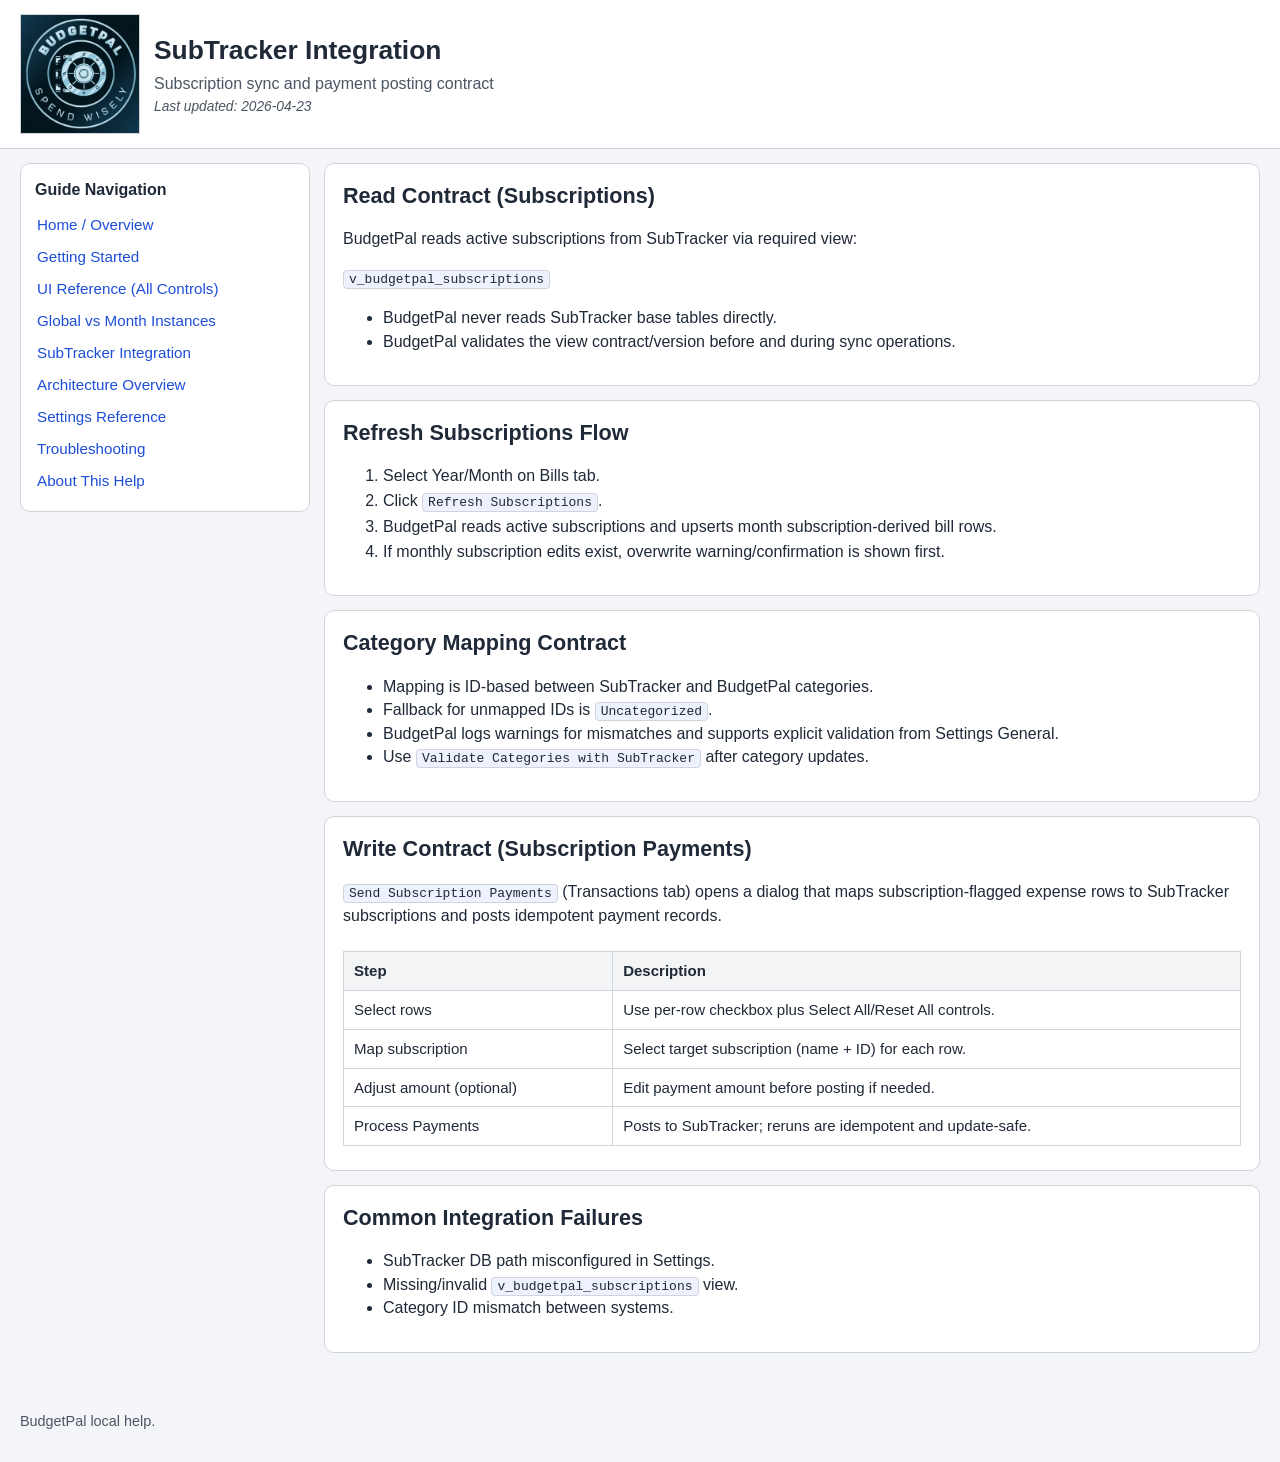
<file: help/subtracker_integration.html>
<!doctype html>
<html lang="en">
<head>
  <meta charset="utf-8">
  <meta name="viewport" content="width=device-width, initial-scale=1">
  <title>SubTracker Integration - BudgetPal</title>
  <link rel="stylesheet" href="css/help.css">
</head>
<body>
  <header class="site-header"><div class="brand-row"><img src="assets/BudgetPal_Logo_Lg.png" alt="BudgetPal logo" class="brand-logo"><div class="brand-text"><h1>SubTracker Integration</h1><p>Subscription sync and payment posting contract</p>
        <p class="last-updated">Last updated: 2026-04-23</p></div></div></header>
  <div class="layout">
    <aside class="sidebar"><h2>Guide Navigation</h2>
      <nav>
        <a href="index.html">Home / Overview</a>
        <a href="getting_started.html">Getting Started</a>
        <a href="ui_reference.html">UI Reference (All Controls)</a>
        <a href="global_month_model.html">Global vs Month Instances</a>
        <a href="subtracker_integration.html">SubTracker Integration</a>
        <a href="architecture.html">Architecture Overview</a>
        <a href="settings_reference.html">Settings Reference</a>
        <a href="troubleshooting.html">Troubleshooting</a>
        <a href="about_help.html">About This Help</a>
      </nav>
    </aside>

    <main class="content">
      <section class="card">
        <h2>Read Contract (Subscriptions)</h2>
        <p>BudgetPal reads active subscriptions from SubTracker via required view:</p>
        <p><code>v_budgetpal_subscriptions</code></p>
        <ul>
          <li>BudgetPal never reads SubTracker base tables directly.</li>
          <li>BudgetPal validates the view contract/version before and during sync operations.</li>
        </ul>
      </section>

      <section class="card">
        <h2>Refresh Subscriptions Flow</h2>
        <ol class="tight">
          <li>Select Year/Month on Bills tab.</li>
          <li>Click <code>Refresh Subscriptions</code>.</li>
          <li>BudgetPal reads active subscriptions and upserts month subscription-derived bill rows.</li>
          <li>If monthly subscription edits exist, overwrite warning/confirmation is shown first.</li>
        </ol>
      </section>

      <section class="card">
        <h2>Category Mapping Contract</h2>
        <ul>
          <li>Mapping is ID-based between SubTracker and BudgetPal categories.</li>
          <li>Fallback for unmapped IDs is <code>Uncategorized</code>.</li>
          <li>BudgetPal logs warnings for mismatches and supports explicit validation from Settings General.</li>
          <li>Use <code>Validate Categories with SubTracker</code> after category updates.</li>
        </ul>
      </section>

      <section class="card">
        <h2>Write Contract (Subscription Payments)</h2>
        <p>
          <code>Send Subscription Payments</code> (Transactions tab) opens a dialog that maps
          subscription-flagged expense rows to SubTracker subscriptions and posts idempotent payment records.
        </p>
        <div class="table-wrap"><table><thead><tr><th>Step</th><th>Description</th></tr></thead><tbody>
          <tr><td>Select rows</td><td>Use per-row checkbox plus Select All/Reset All controls.</td></tr>
          <tr><td>Map subscription</td><td>Select target subscription (name + ID) for each row.</td></tr>
          <tr><td>Adjust amount (optional)</td><td>Edit payment amount before posting if needed.</td></tr>
          <tr><td>Process Payments</td><td>Posts to SubTracker; reruns are idempotent and update-safe.</td></tr>
        </tbody></table></div>
      </section>

      <section class="card">
        <h2>Common Integration Failures</h2>
        <ul>
          <li>SubTracker DB path misconfigured in Settings.</li>
          <li>Missing/invalid <code>v_budgetpal_subscriptions</code> view.</li>
          <li>Category ID mismatch between systems.</li>
        </ul>
      </section>
    </main>
  </div>
  <footer><p>BudgetPal local help.</p></footer>
</body>
</html>
</file>
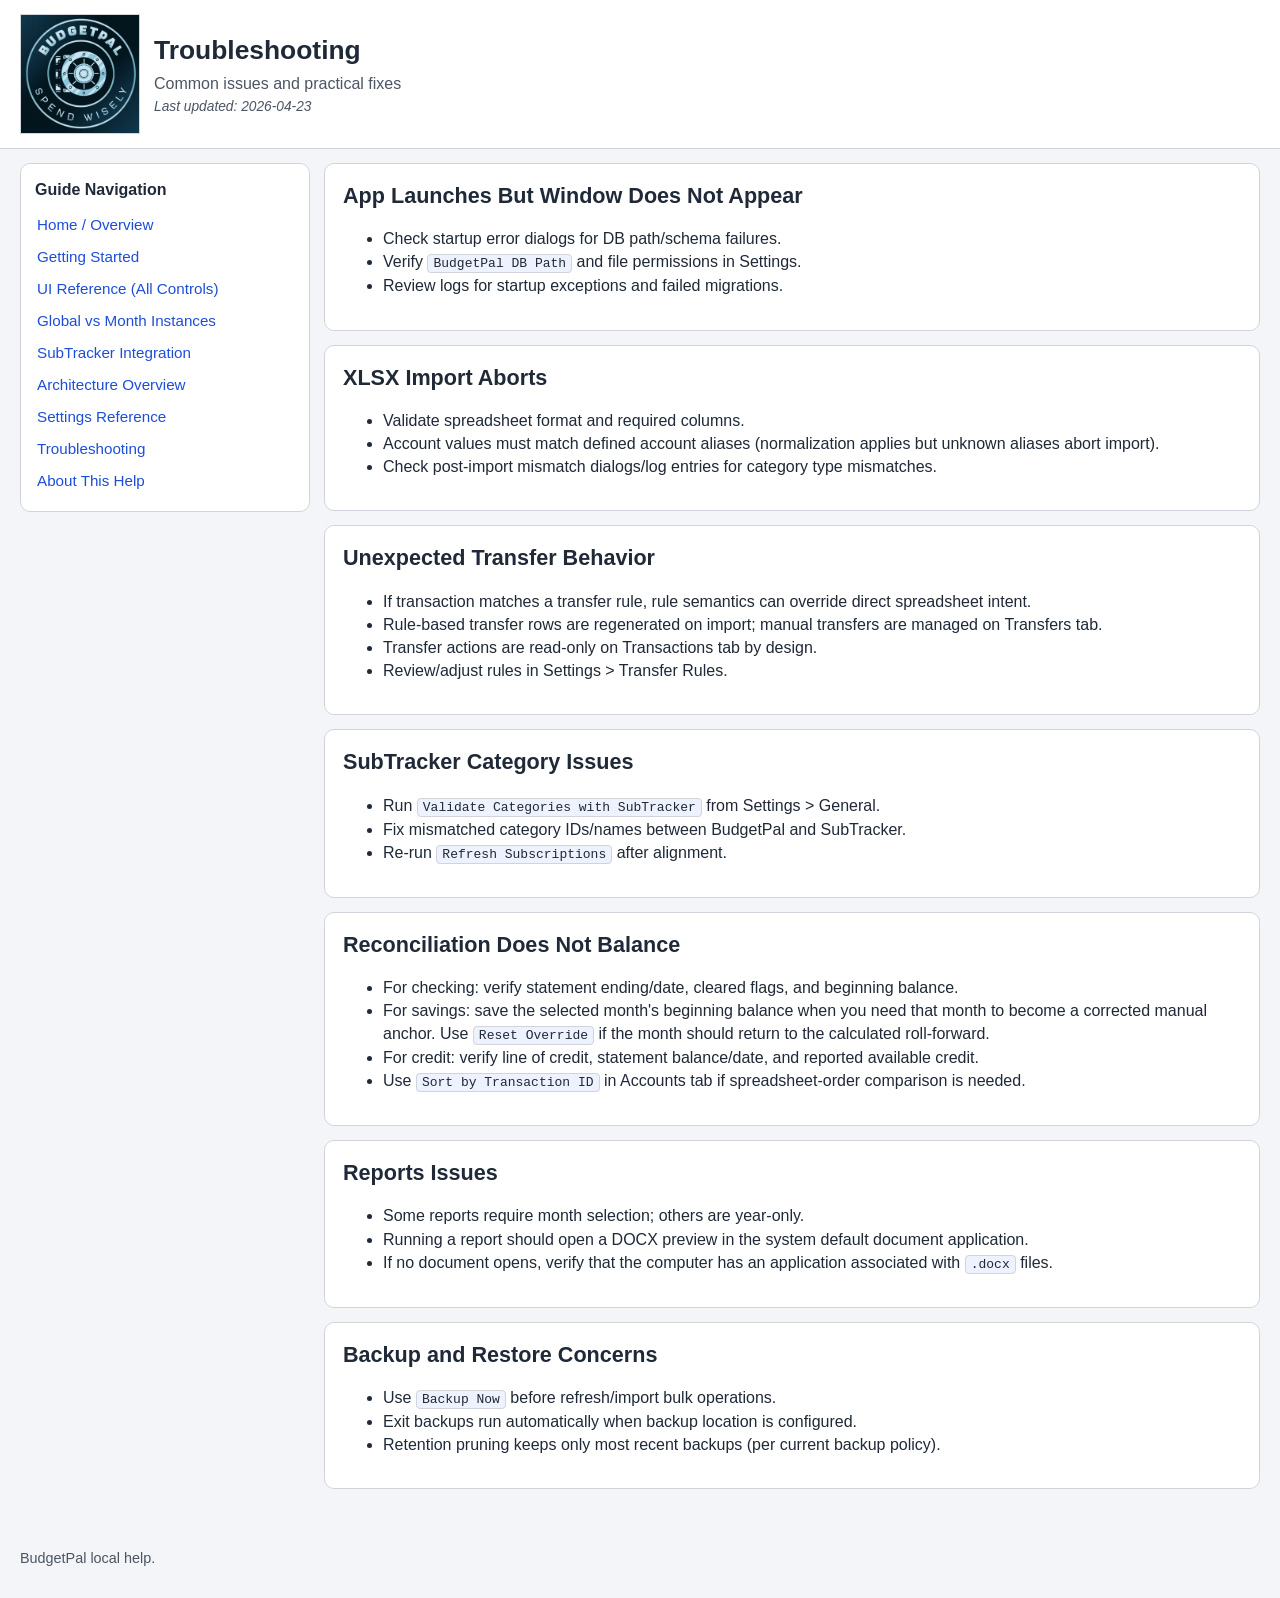
<file: help/troubleshooting.html>
<!doctype html>
<html lang="en">
<head>
  <meta charset="utf-8">
  <meta name="viewport" content="width=device-width, initial-scale=1">
  <title>Troubleshooting - BudgetPal</title>
  <link rel="stylesheet" href="css/help.css">
</head>
<body>
  <header class="site-header"><div class="brand-row"><img src="assets/BudgetPal_Logo_Lg.png" alt="BudgetPal logo" class="brand-logo"><div class="brand-text"><h1>Troubleshooting</h1><p>Common issues and practical fixes</p>
        <p class="last-updated">Last updated: 2026-04-23</p></div></div></header>
  <div class="layout">
    <aside class="sidebar"><h2>Guide Navigation</h2>
      <nav>
        <a href="index.html">Home / Overview</a>
        <a href="getting_started.html">Getting Started</a>
        <a href="ui_reference.html">UI Reference (All Controls)</a>
        <a href="global_month_model.html">Global vs Month Instances</a>
        <a href="subtracker_integration.html">SubTracker Integration</a>
        <a href="architecture.html">Architecture Overview</a>
        <a href="settings_reference.html">Settings Reference</a>
        <a href="troubleshooting.html">Troubleshooting</a>
        <a href="about_help.html">About This Help</a>
      </nav>
    </aside>

    <main class="content">
      <section class="card">
        <h2>App Launches But Window Does Not Appear</h2>
        <ul>
          <li>Check startup error dialogs for DB path/schema failures.</li>
          <li>Verify <code>BudgetPal DB Path</code> and file permissions in Settings.</li>
          <li>Review logs for startup exceptions and failed migrations.</li>
        </ul>
      </section>

      <section class="card">
        <h2>XLSX Import Aborts</h2>
        <ul>
          <li>Validate spreadsheet format and required columns.</li>
          <li>Account values must match defined account aliases (normalization applies but unknown aliases abort import).</li>
          <li>Check post-import mismatch dialogs/log entries for category type mismatches.</li>
        </ul>
      </section>

      <section class="card">
        <h2>Unexpected Transfer Behavior</h2>
        <ul>
          <li>If transaction matches a transfer rule, rule semantics can override direct spreadsheet intent.</li>
          <li>Rule-based transfer rows are regenerated on import; manual transfers are managed on Transfers tab.</li>
          <li>Transfer actions are read-only on Transactions tab by design.</li>
          <li>Review/adjust rules in Settings &gt; Transfer Rules.</li>
        </ul>
      </section>

      <section class="card">
        <h2>SubTracker Category Issues</h2>
        <ul>
          <li>Run <code>Validate Categories with SubTracker</code> from Settings &gt; General.</li>
          <li>Fix mismatched category IDs/names between BudgetPal and SubTracker.</li>
          <li>Re-run <code>Refresh Subscriptions</code> after alignment.</li>
        </ul>
      </section>

      <section class="card">
        <h2>Reconciliation Does Not Balance</h2>
        <ul>
          <li>For checking: verify statement ending/date, cleared flags, and beginning balance.</li>
          <li>For savings: save the selected month's beginning balance when you need that month to become a corrected manual anchor. Use <code>Reset Override</code> if the month should return to the calculated roll-forward.</li>
          <li>For credit: verify line of credit, statement balance/date, and reported available credit.</li>
          <li>Use <code>Sort by Transaction ID</code> in Accounts tab if spreadsheet-order comparison is needed.</li>
        </ul>
      </section>

      <section class="card">
        <h2>Reports Issues</h2>
        <ul>
          <li>Some reports require month selection; others are year-only.</li>
          <li>Running a report should open a DOCX preview in the system default document application.</li>
          <li>If no document opens, verify that the computer has an application associated with <code>.docx</code> files.</li>
        </ul>
      </section>

      <section class="card">
        <h2>Backup and Restore Concerns</h2>
        <ul>
          <li>Use <code>Backup Now</code> before refresh/import bulk operations.</li>
          <li>Exit backups run automatically when backup location is configured.</li>
          <li>Retention pruning keeps only most recent backups (per current backup policy).</li>
        </ul>
      </section>
    </main>
  </div>
  <footer><p>BudgetPal local help.</p></footer>
</body>
</html>
</file>
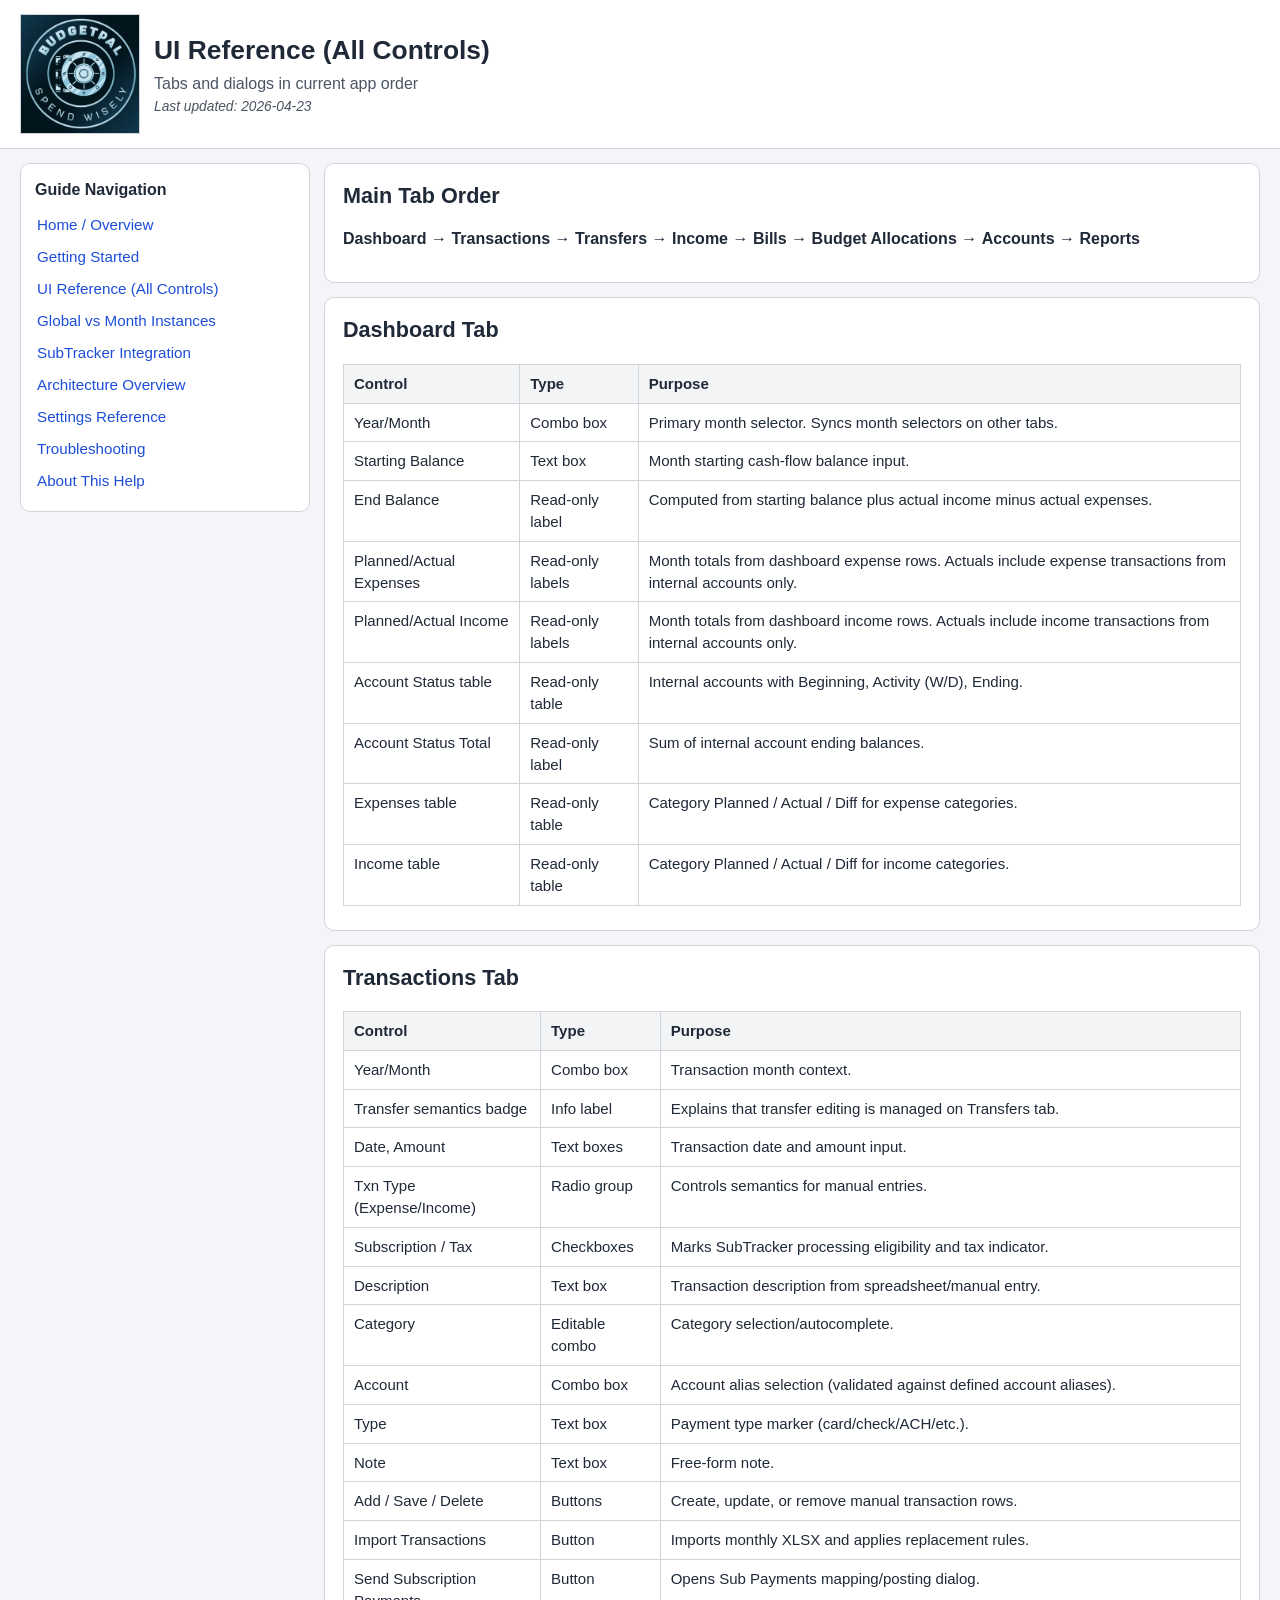
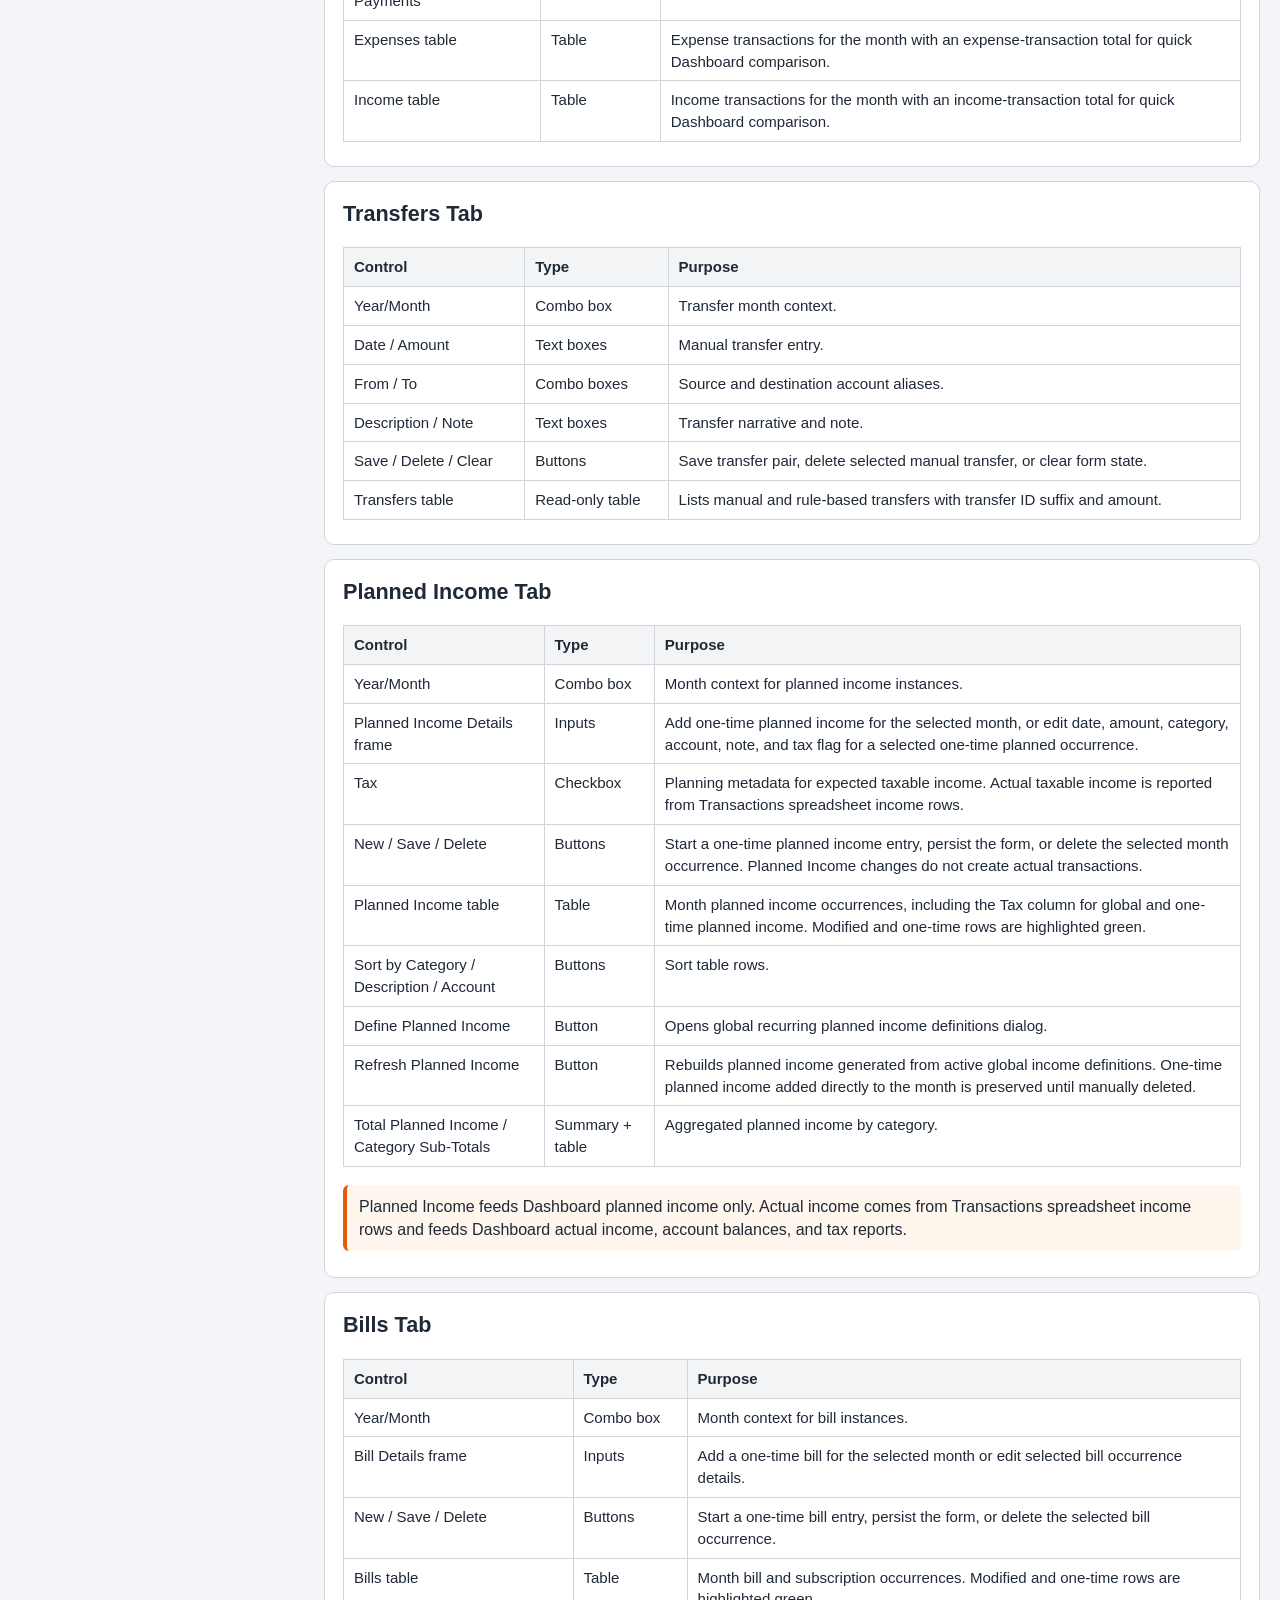
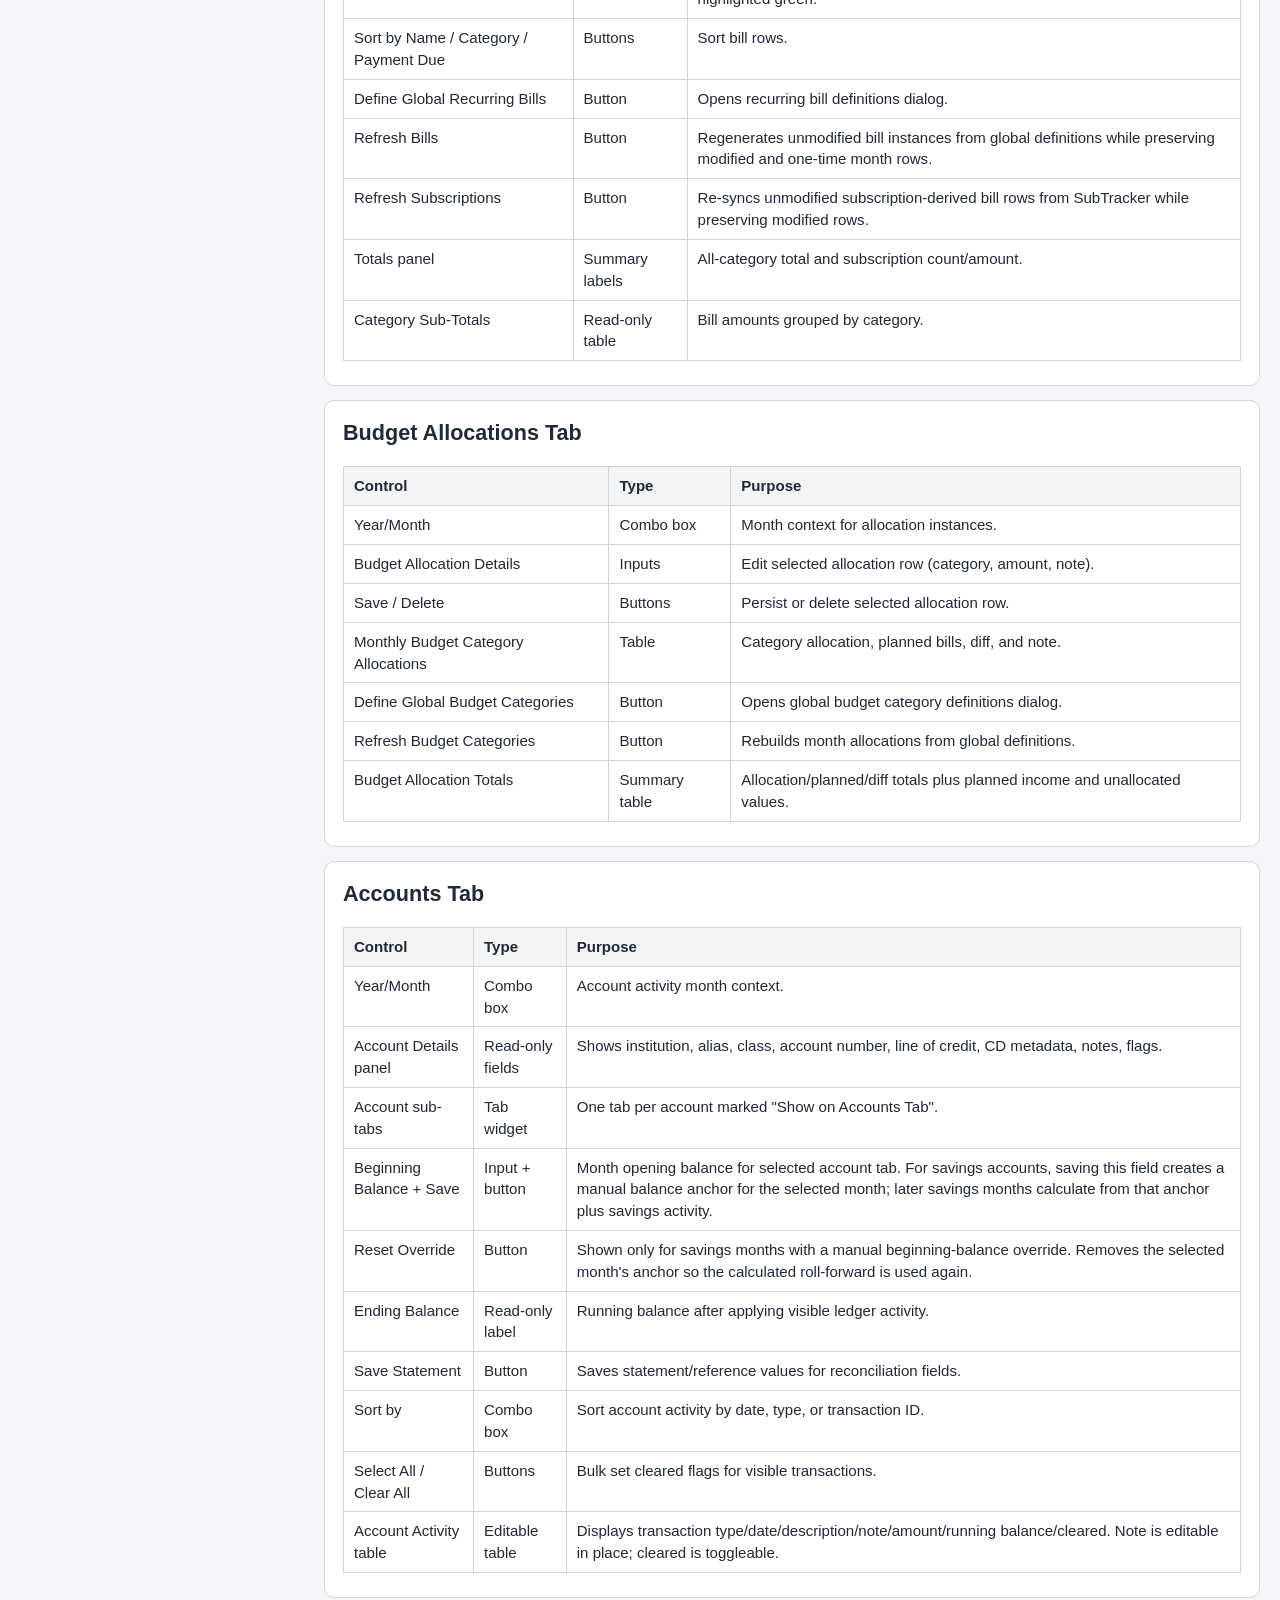
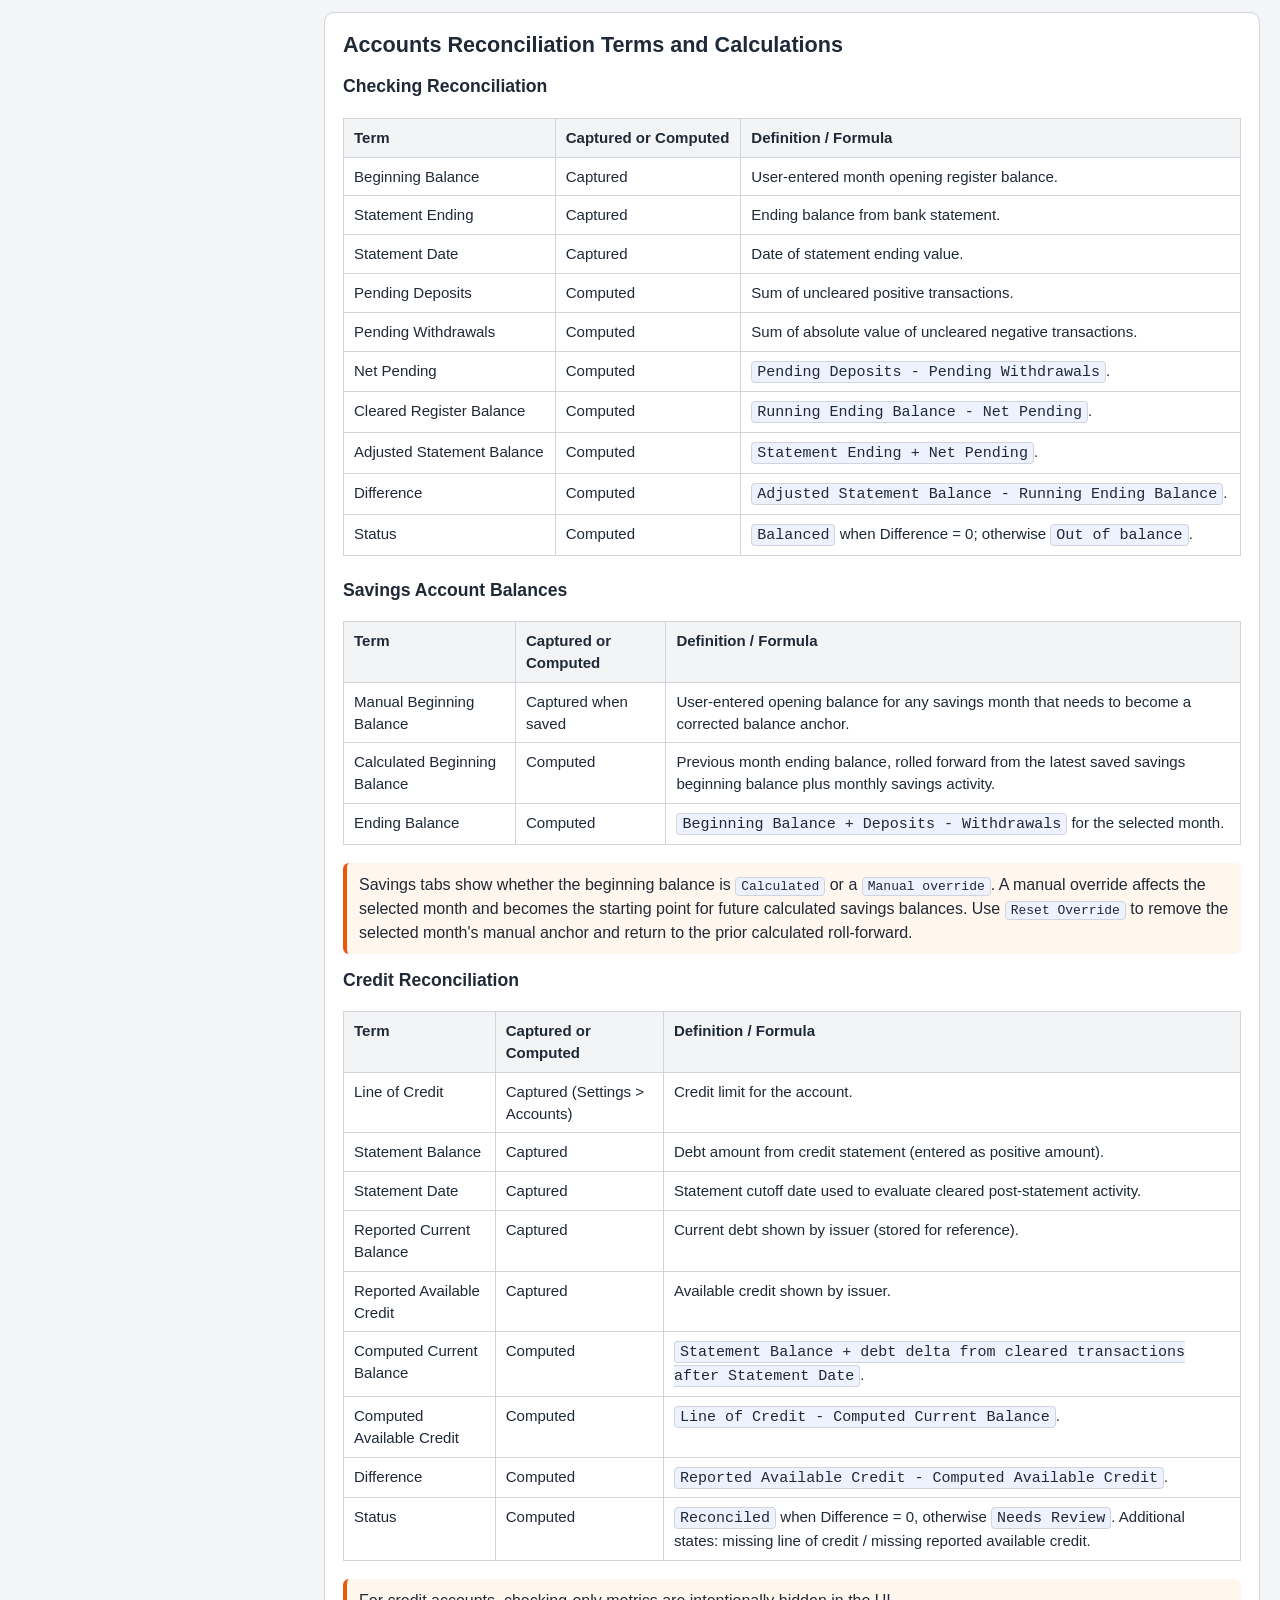
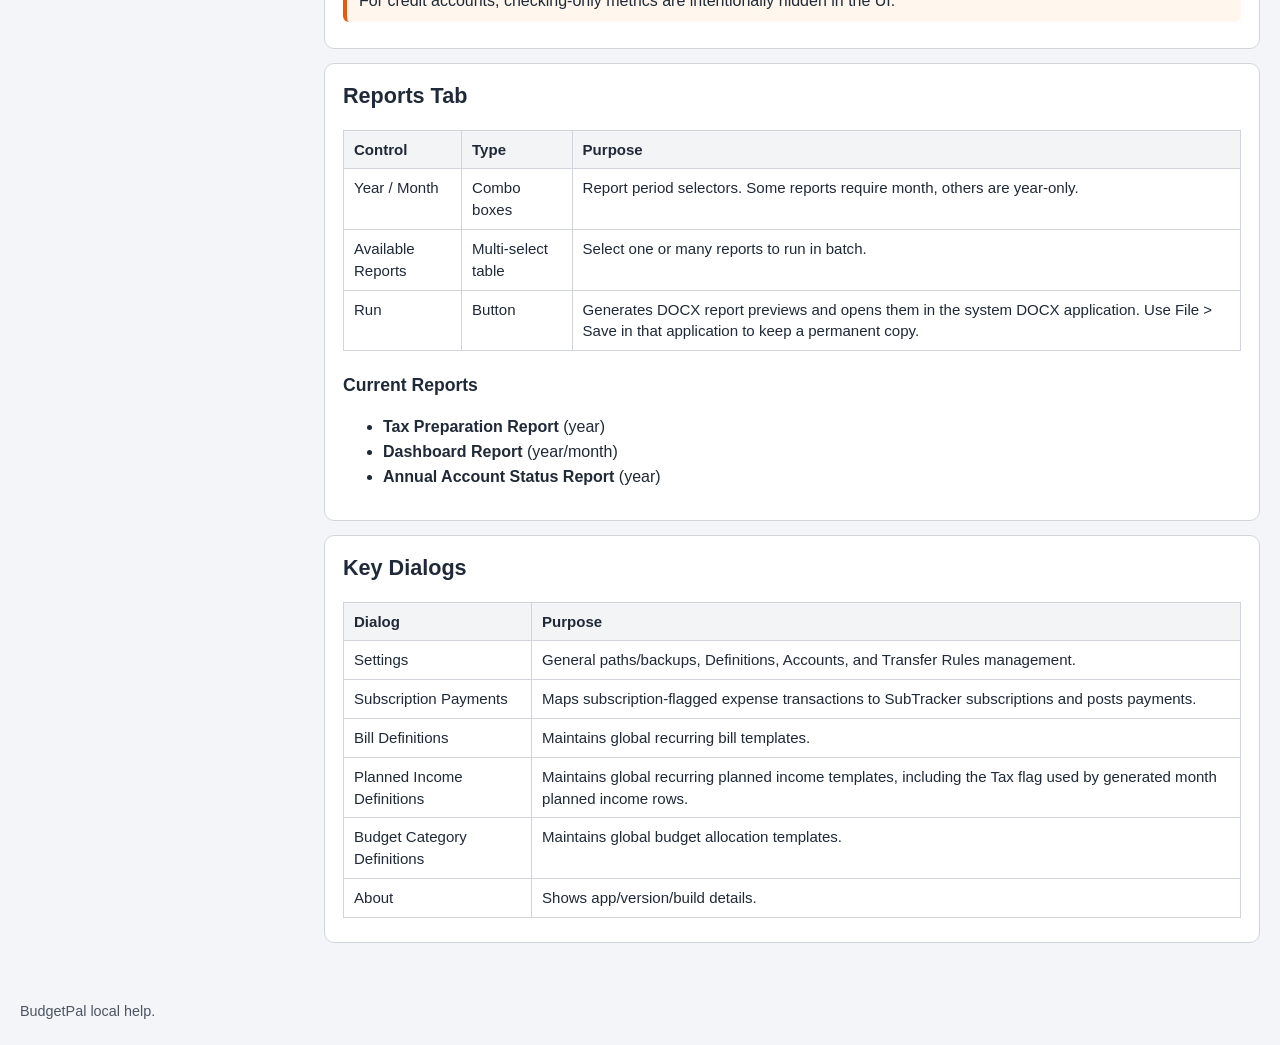
<file: help/ui_reference.html>
<!doctype html>
<html lang="en">
<head>
  <meta charset="utf-8">
  <meta name="viewport" content="width=device-width, initial-scale=1">
  <title>UI Reference - BudgetPal</title>
  <link rel="stylesheet" href="css/help.css">
</head>
<body>
  <header class="site-header"><div class="brand-row"><img src="assets/BudgetPal_Logo_Lg.png" alt="BudgetPal logo" class="brand-logo"><div class="brand-text"><h1>UI Reference (All Controls)</h1><p>Tabs and dialogs in current app order</p>
        <p class="last-updated">Last updated: 2026-04-23</p></div></div></header>
  <div class="layout">
    <aside class="sidebar"><h2>Guide Navigation</h2>
      <nav>
        <a href="index.html">Home / Overview</a>
        <a href="getting_started.html">Getting Started</a>
        <a href="ui_reference.html">UI Reference (All Controls)</a>
        <a href="global_month_model.html">Global vs Month Instances</a>
        <a href="subtracker_integration.html">SubTracker Integration</a>
        <a href="architecture.html">Architecture Overview</a>
        <a href="settings_reference.html">Settings Reference</a>
        <a href="troubleshooting.html">Troubleshooting</a>
        <a href="about_help.html">About This Help</a>
      </nav>
    </aside>

    <main class="content">
      <section class="card">
        <h2>Main Tab Order</h2>
        <p><strong>Dashboard</strong> → <strong>Transactions</strong> → <strong>Transfers</strong> → <strong>Income</strong> → <strong>Bills</strong> → <strong>Budget Allocations</strong> → <strong>Accounts</strong> → <strong>Reports</strong></p>
      </section>

      <section class="card">
        <h2>Dashboard Tab</h2>
        <div class="table-wrap"><table><thead><tr><th>Control</th><th>Type</th><th>Purpose</th></tr></thead><tbody>
          <tr><td>Year/Month</td><td>Combo box</td><td>Primary month selector. Syncs month selectors on other tabs.</td></tr>
          <tr><td>Starting Balance</td><td>Text box</td><td>Month starting cash-flow balance input.</td></tr>
          <tr><td>End Balance</td><td>Read-only label</td><td>Computed from starting balance plus actual income minus actual expenses.</td></tr>
          <tr><td>Planned/Actual Expenses</td><td>Read-only labels</td><td>Month totals from dashboard expense rows. Actuals include expense transactions from internal accounts only.</td></tr>
          <tr><td>Planned/Actual Income</td><td>Read-only labels</td><td>Month totals from dashboard income rows. Actuals include income transactions from internal accounts only.</td></tr>
          <tr><td>Account Status table</td><td>Read-only table</td><td>Internal accounts with Beginning, Activity (W/D), Ending.</td></tr>
          <tr><td>Account Status Total</td><td>Read-only label</td><td>Sum of internal account ending balances.</td></tr>
          <tr><td>Expenses table</td><td>Read-only table</td><td>Category Planned / Actual / Diff for expense categories.</td></tr>
          <tr><td>Income table</td><td>Read-only table</td><td>Category Planned / Actual / Diff for income categories.</td></tr>
        </tbody></table></div>
      </section>

      <section class="card">
        <h2>Transactions Tab</h2>
        <div class="table-wrap"><table><thead><tr><th>Control</th><th>Type</th><th>Purpose</th></tr></thead><tbody>
          <tr><td>Year/Month</td><td>Combo box</td><td>Transaction month context.</td></tr>
          <tr><td>Transfer semantics badge</td><td>Info label</td><td>Explains that transfer editing is managed on Transfers tab.</td></tr>
          <tr><td>Date, Amount</td><td>Text boxes</td><td>Transaction date and amount input.</td></tr>
          <tr><td>Txn Type (Expense/Income)</td><td>Radio group</td><td>Controls semantics for manual entries.</td></tr>
          <tr><td>Subscription / Tax</td><td>Checkboxes</td><td>Marks SubTracker processing eligibility and tax indicator.</td></tr>
          <tr><td>Description</td><td>Text box</td><td>Transaction description from spreadsheet/manual entry.</td></tr>
          <tr><td>Category</td><td>Editable combo</td><td>Category selection/autocomplete.</td></tr>
          <tr><td>Account</td><td>Combo box</td><td>Account alias selection (validated against defined account aliases).</td></tr>
          <tr><td>Type</td><td>Text box</td><td>Payment type marker (card/check/ACH/etc.).</td></tr>
          <tr><td>Note</td><td>Text box</td><td>Free-form note.</td></tr>
          <tr><td>Add / Save / Delete</td><td>Buttons</td><td>Create, update, or remove manual transaction rows.</td></tr>
          <tr><td>Import Transactions</td><td>Button</td><td>Imports monthly XLSX and applies replacement rules.</td></tr>
          <tr><td>Send Subscription Payments</td><td>Button</td><td>Opens Sub Payments mapping/posting dialog.</td></tr>
          <tr><td>Expenses table</td><td>Table</td><td>Expense transactions for the month with an expense-transaction total for quick Dashboard comparison.</td></tr>
          <tr><td>Income table</td><td>Table</td><td>Income transactions for the month with an income-transaction total for quick Dashboard comparison.</td></tr>
        </tbody></table></div>
      </section>

      <section class="card">
        <h2>Transfers Tab</h2>
        <div class="table-wrap"><table><thead><tr><th>Control</th><th>Type</th><th>Purpose</th></tr></thead><tbody>
          <tr><td>Year/Month</td><td>Combo box</td><td>Transfer month context.</td></tr>
          <tr><td>Date / Amount</td><td>Text boxes</td><td>Manual transfer entry.</td></tr>
          <tr><td>From / To</td><td>Combo boxes</td><td>Source and destination account aliases.</td></tr>
          <tr><td>Description / Note</td><td>Text boxes</td><td>Transfer narrative and note.</td></tr>
          <tr><td>Save / Delete / Clear</td><td>Buttons</td><td>Save transfer pair, delete selected manual transfer, or clear form state.</td></tr>
          <tr><td>Transfers table</td><td>Read-only table</td><td>Lists manual and rule-based transfers with transfer ID suffix and amount.</td></tr>
        </tbody></table></div>
      </section>

      <section class="card">
        <h2>Planned Income Tab</h2>
        <div class="table-wrap"><table><thead><tr><th>Control</th><th>Type</th><th>Purpose</th></tr></thead><tbody>
          <tr><td>Year/Month</td><td>Combo box</td><td>Month context for planned income instances.</td></tr>
          <tr><td>Planned Income Details frame</td><td>Inputs</td><td>Add one-time planned income for the selected month, or edit date, amount, category, account, note, and tax flag for a selected one-time planned occurrence.</td></tr>
          <tr><td>Tax</td><td>Checkbox</td><td>Planning metadata for expected taxable income. Actual taxable income is reported from Transactions spreadsheet income rows.</td></tr>
          <tr><td>New / Save / Delete</td><td>Buttons</td><td>Start a one-time planned income entry, persist the form, or delete the selected month occurrence. Planned Income changes do not create actual transactions.</td></tr>
          <tr><td>Planned Income table</td><td>Table</td><td>Month planned income occurrences, including the Tax column for global and one-time planned income. Modified and one-time rows are highlighted green.</td></tr>
          <tr><td>Sort by Category / Description / Account</td><td>Buttons</td><td>Sort table rows.</td></tr>
          <tr><td>Define Planned Income</td><td>Button</td><td>Opens global recurring planned income definitions dialog.</td></tr>
          <tr><td>Refresh Planned Income</td><td>Button</td><td>Rebuilds planned income generated from active global income definitions. One-time planned income added directly to the month is preserved until manually deleted.</td></tr>
          <tr><td>Total Planned Income / Category Sub-Totals</td><td>Summary + table</td><td>Aggregated planned income by category.</td></tr>
        </tbody></table></div>
        <p class="note">Planned Income feeds Dashboard planned income only. Actual income comes from Transactions spreadsheet income rows and feeds Dashboard actual income, account balances, and tax reports.</p>
      </section>

      <section class="card">
        <h2>Bills Tab</h2>
        <div class="table-wrap"><table><thead><tr><th>Control</th><th>Type</th><th>Purpose</th></tr></thead><tbody>
          <tr><td>Year/Month</td><td>Combo box</td><td>Month context for bill instances.</td></tr>
          <tr><td>Bill Details frame</td><td>Inputs</td><td>Add a one-time bill for the selected month or edit selected bill occurrence details.</td></tr>
          <tr><td>New / Save / Delete</td><td>Buttons</td><td>Start a one-time bill entry, persist the form, or delete the selected bill occurrence.</td></tr>
          <tr><td>Bills table</td><td>Table</td><td>Month bill and subscription occurrences. Modified and one-time rows are highlighted green.</td></tr>
          <tr><td>Sort by Name / Category / Payment Due</td><td>Buttons</td><td>Sort bill rows.</td></tr>
          <tr><td>Define Global Recurring Bills</td><td>Button</td><td>Opens recurring bill definitions dialog.</td></tr>
          <tr><td>Refresh Bills</td><td>Button</td><td>Regenerates unmodified bill instances from global definitions while preserving modified and one-time month rows.</td></tr>
          <tr><td>Refresh Subscriptions</td><td>Button</td><td>Re-syncs unmodified subscription-derived bill rows from SubTracker while preserving modified rows.</td></tr>
          <tr><td>Totals panel</td><td>Summary labels</td><td>All-category total and subscription count/amount.</td></tr>
          <tr><td>Category Sub-Totals</td><td>Read-only table</td><td>Bill amounts grouped by category.</td></tr>
        </tbody></table></div>
      </section>

      <section class="card">
        <h2>Budget Allocations Tab</h2>
        <div class="table-wrap"><table><thead><tr><th>Control</th><th>Type</th><th>Purpose</th></tr></thead><tbody>
          <tr><td>Year/Month</td><td>Combo box</td><td>Month context for allocation instances.</td></tr>
          <tr><td>Budget Allocation Details</td><td>Inputs</td><td>Edit selected allocation row (category, amount, note).</td></tr>
          <tr><td>Save / Delete</td><td>Buttons</td><td>Persist or delete selected allocation row.</td></tr>
          <tr><td>Monthly Budget Category Allocations</td><td>Table</td><td>Category allocation, planned bills, diff, and note.</td></tr>
          <tr><td>Define Global Budget Categories</td><td>Button</td><td>Opens global budget category definitions dialog.</td></tr>
          <tr><td>Refresh Budget Categories</td><td>Button</td><td>Rebuilds month allocations from global definitions.</td></tr>
          <tr><td>Budget Allocation Totals</td><td>Summary table</td><td>Allocation/planned/diff totals plus planned income and unallocated values.</td></tr>
        </tbody></table></div>
      </section>

      <section class="card">
        <h2>Accounts Tab</h2>
        <div class="table-wrap"><table><thead><tr><th>Control</th><th>Type</th><th>Purpose</th></tr></thead><tbody>
          <tr><td>Year/Month</td><td>Combo box</td><td>Account activity month context.</td></tr>
          <tr><td>Account Details panel</td><td>Read-only fields</td><td>Shows institution, alias, class, account number, line of credit, CD metadata, notes, flags.</td></tr>
          <tr><td>Account sub-tabs</td><td>Tab widget</td><td>One tab per account marked "Show on Accounts Tab".</td></tr>
          <tr><td>Beginning Balance + Save</td><td>Input + button</td><td>Month opening balance for selected account tab. For savings accounts, saving this field creates a manual balance anchor for the selected month; later savings months calculate from that anchor plus savings activity.</td></tr>
          <tr><td>Reset Override</td><td>Button</td><td>Shown only for savings months with a manual beginning-balance override. Removes the selected month's anchor so the calculated roll-forward is used again.</td></tr>
          <tr><td>Ending Balance</td><td>Read-only label</td><td>Running balance after applying visible ledger activity.</td></tr>
          <tr><td>Save Statement</td><td>Button</td><td>Saves statement/reference values for reconciliation fields.</td></tr>
          <tr><td>Sort by</td><td>Combo box</td><td>Sort account activity by date, type, or transaction ID.</td></tr>
          <tr><td>Select All / Clear All</td><td>Buttons</td><td>Bulk set cleared flags for visible transactions.</td></tr>
          <tr><td>Account Activity table</td><td>Editable table</td><td>Displays transaction type/date/description/note/amount/running balance/cleared. Note is editable in place; cleared is toggleable.</td></tr>
        </tbody></table></div>
      </section>

      <section class="card">
        <h2>Accounts Reconciliation Terms and Calculations</h2>
        <h3>Checking Reconciliation</h3>
        <div class="table-wrap"><table><thead><tr><th>Term</th><th>Captured or Computed</th><th>Definition / Formula</th></tr></thead><tbody>
          <tr><td>Beginning Balance</td><td>Captured</td><td>User-entered month opening register balance.</td></tr>
          <tr><td>Statement Ending</td><td>Captured</td><td>Ending balance from bank statement.</td></tr>
          <tr><td>Statement Date</td><td>Captured</td><td>Date of statement ending value.</td></tr>
          <tr><td>Pending Deposits</td><td>Computed</td><td>Sum of uncleared positive transactions.</td></tr>
          <tr><td>Pending Withdrawals</td><td>Computed</td><td>Sum of absolute value of uncleared negative transactions.</td></tr>
          <tr><td>Net Pending</td><td>Computed</td><td><code>Pending Deposits - Pending Withdrawals</code>.</td></tr>
          <tr><td>Cleared Register Balance</td><td>Computed</td><td><code>Running Ending Balance - Net Pending</code>.</td></tr>
          <tr><td>Adjusted Statement Balance</td><td>Computed</td><td><code>Statement Ending + Net Pending</code>.</td></tr>
          <tr><td>Difference</td><td>Computed</td><td><code>Adjusted Statement Balance - Running Ending Balance</code>.</td></tr>
          <tr><td>Status</td><td>Computed</td><td><code>Balanced</code> when Difference = 0; otherwise <code>Out of balance</code>.</td></tr>
        </tbody></table></div>

        <h3>Savings Account Balances</h3>
        <div class="table-wrap"><table><thead><tr><th>Term</th><th>Captured or Computed</th><th>Definition / Formula</th></tr></thead><tbody>
          <tr><td>Manual Beginning Balance</td><td>Captured when saved</td><td>User-entered opening balance for any savings month that needs to become a corrected balance anchor.</td></tr>
          <tr><td>Calculated Beginning Balance</td><td>Computed</td><td>Previous month ending balance, rolled forward from the latest saved savings beginning balance plus monthly savings activity.</td></tr>
          <tr><td>Ending Balance</td><td>Computed</td><td><code>Beginning Balance + Deposits - Withdrawals</code> for the selected month.</td></tr>
        </tbody></table></div>
        <p class="note">Savings tabs show whether the beginning balance is <code>Calculated</code> or a <code>Manual override</code>. A manual override affects the selected month and becomes the starting point for future calculated savings balances. Use <code>Reset Override</code> to remove the selected month's manual anchor and return to the prior calculated roll-forward.</p>

        <h3>Credit Reconciliation</h3>
        <div class="table-wrap"><table><thead><tr><th>Term</th><th>Captured or Computed</th><th>Definition / Formula</th></tr></thead><tbody>
          <tr><td>Line of Credit</td><td>Captured (Settings &gt; Accounts)</td><td>Credit limit for the account.</td></tr>
          <tr><td>Statement Balance</td><td>Captured</td><td>Debt amount from credit statement (entered as positive amount).</td></tr>
          <tr><td>Statement Date</td><td>Captured</td><td>Statement cutoff date used to evaluate cleared post-statement activity.</td></tr>
          <tr><td>Reported Current Balance</td><td>Captured</td><td>Current debt shown by issuer (stored for reference).</td></tr>
          <tr><td>Reported Available Credit</td><td>Captured</td><td>Available credit shown by issuer.</td></tr>
          <tr><td>Computed Current Balance</td><td>Computed</td><td><code>Statement Balance + debt delta from cleared transactions after Statement Date</code>.</td></tr>
          <tr><td>Computed Available Credit</td><td>Computed</td><td><code>Line of Credit - Computed Current Balance</code>.</td></tr>
          <tr><td>Difference</td><td>Computed</td><td><code>Reported Available Credit - Computed Available Credit</code>.</td></tr>
          <tr><td>Status</td><td>Computed</td><td><code>Reconciled</code> when Difference = 0, otherwise <code>Needs Review</code>. Additional states: missing line of credit / missing reported available credit.</td></tr>
        </tbody></table></div>
        <p class="note">For credit accounts, checking-only metrics are intentionally hidden in the UI.</p>
      </section>

      <section class="card">
        <h2>Reports Tab</h2>
        <div class="table-wrap"><table><thead><tr><th>Control</th><th>Type</th><th>Purpose</th></tr></thead><tbody>
          <tr><td>Year / Month</td><td>Combo boxes</td><td>Report period selectors. Some reports require month, others are year-only.</td></tr>
          <tr><td>Available Reports</td><td>Multi-select table</td><td>Select one or many reports to run in batch.</td></tr>
          <tr><td>Run</td><td>Button</td><td>Generates DOCX report previews and opens them in the system DOCX application. Use File &gt; Save in that application to keep a permanent copy.</td></tr>
        </tbody></table></div>
        <h3>Current Reports</h3>
        <ul class="tight">
          <li><strong>Tax Preparation Report</strong> (year)</li>
          <li><strong>Dashboard Report</strong> (year/month)</li>
          <li><strong>Annual Account Status Report</strong> (year)</li>
        </ul>
      </section>

      <section class="card">
        <h2>Key Dialogs</h2>
        <div class="table-wrap"><table><thead><tr><th>Dialog</th><th>Purpose</th></tr></thead><tbody>
          <tr><td>Settings</td><td>General paths/backups, Definitions, Accounts, and Transfer Rules management.</td></tr>
          <tr><td>Subscription Payments</td><td>Maps subscription-flagged expense transactions to SubTracker subscriptions and posts payments.</td></tr>
          <tr><td>Bill Definitions</td><td>Maintains global recurring bill templates.</td></tr>
          <tr><td>Planned Income Definitions</td><td>Maintains global recurring planned income templates, including the Tax flag used by generated month planned income rows.</td></tr>
          <tr><td>Budget Category Definitions</td><td>Maintains global budget allocation templates.</td></tr>
          <tr><td>About</td><td>Shows app/version/build details.</td></tr>
        </tbody></table></div>
      </section>
    </main>
  </div>
  <footer><p>BudgetPal local help.</p></footer>
</body>
</html>
</file>
<file: help/css/help.css>
:root {
  --bg: #f4f5f8;
  --panel: #ffffff;
  --ink: #1f2937;
  --muted: #4b5563;
  --line: #d1d5db;
  --brand: #ea580c;
  --brand-soft: #fff7ed;
  --link: #1d4ed8;
}

* { box-sizing: border-box; }

body {
  margin: 0;
  background: var(--bg);
  color: var(--ink);
  font-family: "Helvetica Neue", Helvetica, Arial, sans-serif;
  line-height: 1.45;
}

.site-header {
  background: var(--panel);
  border-bottom: 1px solid var(--line);
  padding: 14px 20px;
}

.brand-row {
  max-width: 1320px;
  margin: 0 auto;
  display: flex;
  align-items: center;
  gap: 14px;
}

.brand-logo {
  width: 120px;
  height: auto;
  display: block;
  border: 1px solid var(--line);
  background: #fff;
}

.brand-text h1 {
  margin: 0;
  font-size: 1.65rem;
}

.brand-text p {
  margin: 2px 0 0 0;
  color: var(--muted);
  font-size: 1rem;
}

.brand-text .last-updated {
  margin: 2px 0 0 0;
  color: var(--muted);
  font-size: 0.86rem;
  font-style: italic;
}

.layout {
  max-width: 1320px;
  margin: 0 auto;
  display: grid;
  grid-template-columns: 290px minmax(0, 1fr);
  gap: 14px;
  padding: 14px 20px 30px 20px;
}

.sidebar {
  background: var(--panel);
  border: 1px solid var(--line);
  border-radius: 10px;
  padding: 14px;
  position: sticky;
  top: 14px;
  align-self: start;
}

.sidebar h2 {
  margin: 0 0 8px 0;
  font-size: 1rem;
}

.sidebar nav a {
  display: block;
  padding: 5px 2px;
  color: var(--link);
  text-decoration: none;
  font-size: 0.95rem;
}

.sidebar nav a:hover,
.sidebar nav a:focus { text-decoration: underline; }

.content { min-width: 0; }

.card {
  background: var(--panel);
  border: 1px solid var(--line);
  border-radius: 10px;
  padding: 16px 18px;
  margin: 0 0 14px 0;
}

.card h2,
.card h3,
.card h4 {
  margin-top: 0;
  margin-bottom: 10px;
}

.card h2 { font-size: 1.35rem; }
.card h3 { font-size: 1.1rem; margin-top: 14px; }

.grid-2 {
  display: grid;
  grid-template-columns: repeat(2, minmax(0, 1fr));
  gap: 10px;
}

.table-wrap { overflow-x: auto; }

table {
  width: 100%;
  border-collapse: collapse;
  margin: 8px 0;
}

th, td {
  border: 1px solid var(--line);
  text-align: left;
  vertical-align: top;
  padding: 8px 10px;
  font-size: 0.94rem;
}

th { background: #f3f4f6; }

ul.tight li,
ol.tight li { margin: 2px 0; }

code {
  background: #eef2ff;
  border: 1px solid var(--line);
  border-radius: 4px;
  padding: 1px 5px;
}

a { color: var(--link); }

.note {
  border-left: 4px solid var(--brand);
  background: var(--brand-soft);
  padding: 10px 12px;
  margin: 10px 0;
  border-radius: 6px;
}

footer {
  max-width: 1320px;
  margin: 0 auto;
  color: var(--muted);
  font-size: 0.9rem;
  padding: 0 20px 20px 20px;
}

@media (max-width: 1024px) {
  .layout { grid-template-columns: 1fr; }
  .sidebar { position: static; }
  .grid-2 { grid-template-columns: 1fr; }
}
</file>
